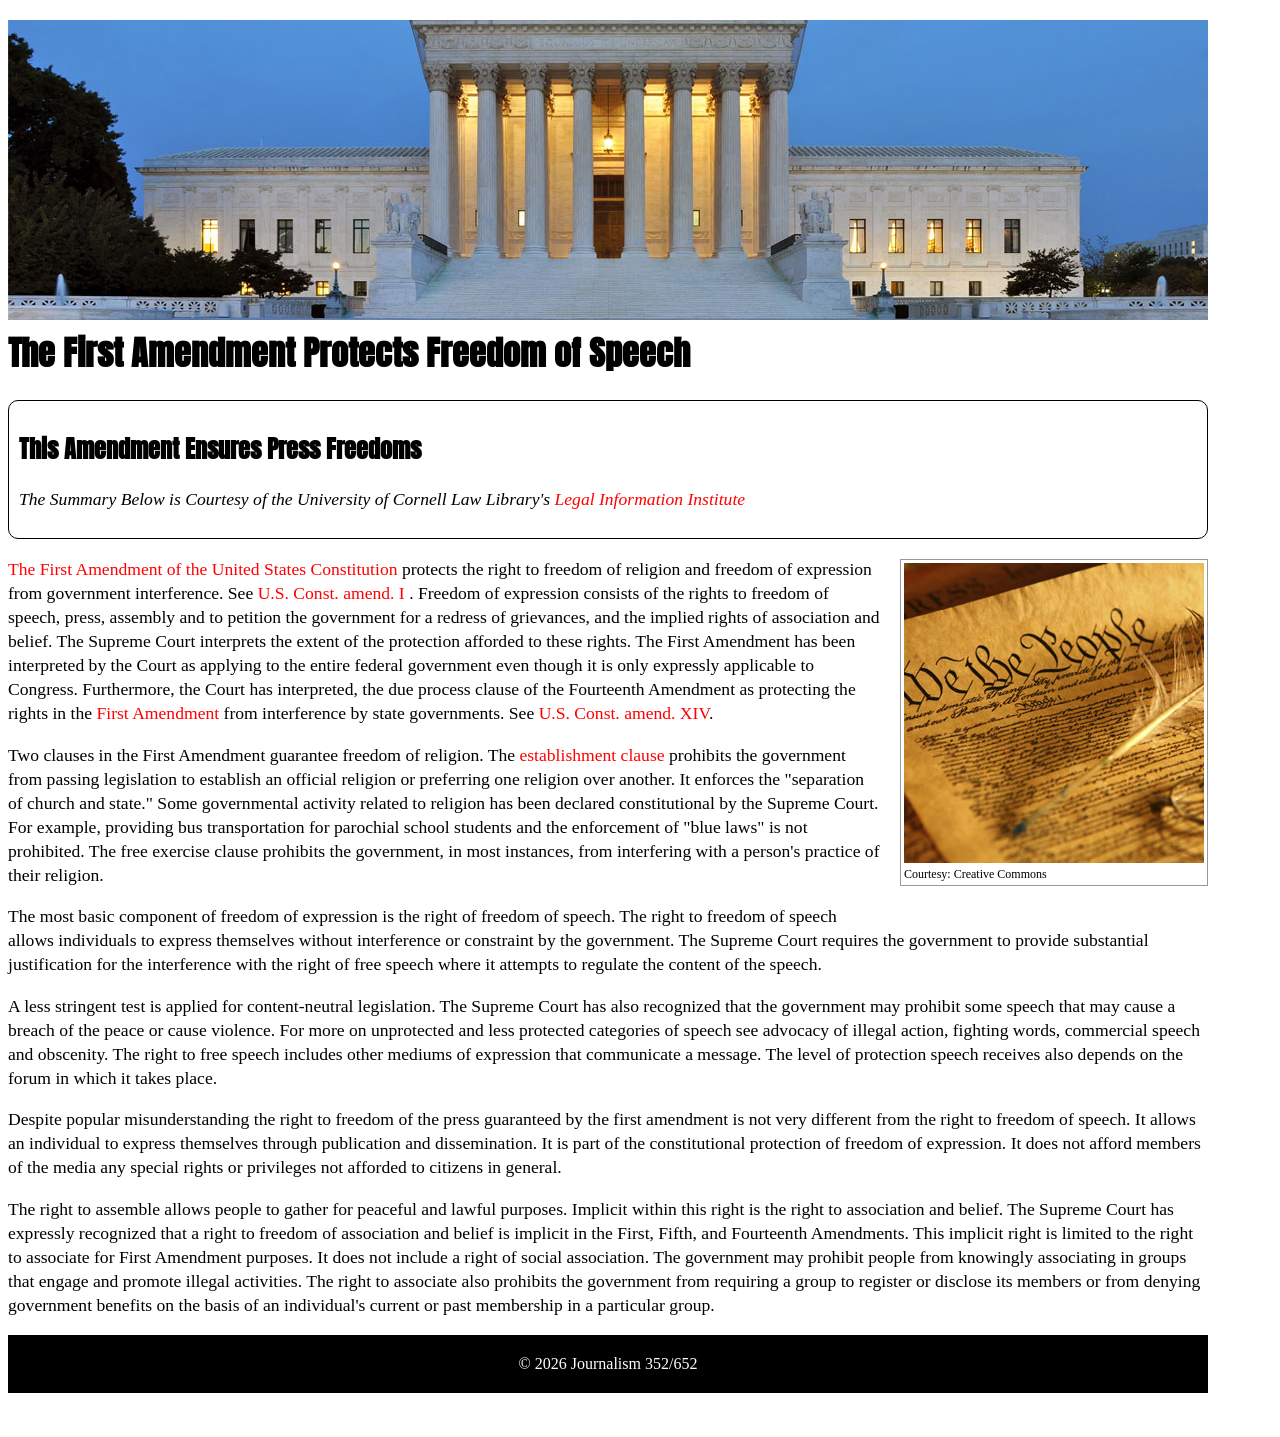
<file: Broken/index.html>
<!doctype html>
<html class="no-js" lang="en" dir="ltr">
<head>
<meta charset="utf-8">
<meta http-equiv="x-ua-compatible" content="ie=edge">
<meta name="viewport" content="width=device-width, initial-scale=1.0">
<title>The First Amendment Protects Freedom of Speech</title>
<link rel="stylesheet" href="css/style.css">
<link href="https://fonts.googleapis.com/css?family=Anton|Bitter" rel="stylesheet"> 


</head>
<body>

<div class="contentContainer">

<img src="images/supremeCourt.jpg" style="wide:100%; border:0; margin:0 0 -20px 0"><br>
<h1>The First Amendment Protects Freedom of Speech</h1>


<div class="citation">
<h2>This Amendment Ensures Press Freedoms</h2>
<p><em>The Summary Below is Courtesy of the University of Cornell Law Library's <a href="www.law.cornell.edu/constitution/first_amendment" target="_blank">Legal Information Institute</a></em> </p>
</div>


<div class=photoRight><img src="images/wethepeople.jpg" alt="U.S. Constitution"><br>
Courtesy: Creative Commons</div>

<p><a href="http://www.law.cornell.edu/constitution/constitution.billofrights.html.amendment" target="blank">The First Amendment of the United States Constitution</a> protects the right to freedom of religion and freedom of expression from government interference. See <a href="http://www.law.cornell.edu/constitution/constitution.billofrights.html#amendmenti"> U.S. Const. amend. I </a>. Freedom of expression consists of the rights to freedom of speech, press, assembly and to petition the government for a redress of grievances, and the implied rights of association and belief. The Supreme Court interprets the extent of the protection afforded to these rights. The First Amendment has been interpreted by the Court as applying to the entire federal government even though it is only expressly applicable to Congress. Furthermore, the Court has interpreted, the due process clause of the Fourteenth Amendment as protecting the rights in the <a href="http://www.law.cornell.edu/constitution/constitution.billofrights.html#amendmenti">First Amendment</a> from interference by state governments. See <a href="http://www.law.cornell.edu/constitution/constitution.billofrights.html#amendmentxiv">U.S. Const. amend. XIV</a>.</p>

<p>
Two clauses in the First Amendment guarantee freedom of religion. The <a href="http://topics.law.cornell.edu/wex/establishment_clause" target="_blank">establishment clause<a> prohibits the government from passing legislation to establish an official religion or preferring one religion over another. It enforces the "separation of church and state." Some governmental activity related to religion has been declared constitutional by the Supreme Court. For example, providing bus transportation for parochial school students and the enforcement of "blue laws" is not prohibited. The free exercise clause prohibits the government, in most instances, from interfering with a person's practice of their religion.
</p>

<p>
The most basic component of freedom of expression is the right of freedom of speech. The right to freedom of speech allows individuals to express themselves without interference or constraint by the government. The Supreme Court requires the government to provide substantial justification for the interference with the right of free speech where it attempts to regulate the content of the speech.</p>



<p>A less stringent test is applied for content-neutral legislation. The Supreme Court has also recognized that the government may prohibit some speech that may cause a breach of the peace or cause violence. For more on unprotected and less protected categories of speech see advocacy of illegal action, fighting words, commercial speech and obscenity. The right to free speech includes other mediums of expression that communicate a message.  The level of protection speech receives also depends on the forum in which it takes place.</p>   


<p>Despite popular misunderstanding the right to freedom of the press guaranteed by the first amendment is not very different from the right to freedom of speech. It allows an individual to express themselves through publication and dissemination. It is part of the constitutional protection of freedom of expression. It does not afford members of the media any special rights or privileges not afforded to citizens in general.</p>

<p>The right to assemble allows people to gather for peaceful and lawful purposes. Implicit within this right is the right to association and belief. The Supreme Court has expressly recognized that a right to freedom of association and belief is implicit in the <a hre"http://www.law.cornell.edu/constitution/constitution.table.html#amendments" target="_blank">First, Fifth, and Fourteenth Amendments</a>. This implicit right is limited to the right to associate for First Amendment purposes. It does not include a right of social association. The government may prohibit people from knowingly associating in groups that engage and promote illegal activities. The right to associate also prohibits the government from requiring a group to register or disclose its members or from denying government benefits on the basis of an individual's current or past membership in a particular group.</p>



<div class="footerStyle">&copy; 2026 Journalism 352/652<div>
</div>
</div>
<br><br>


</body>
</html>
</file>
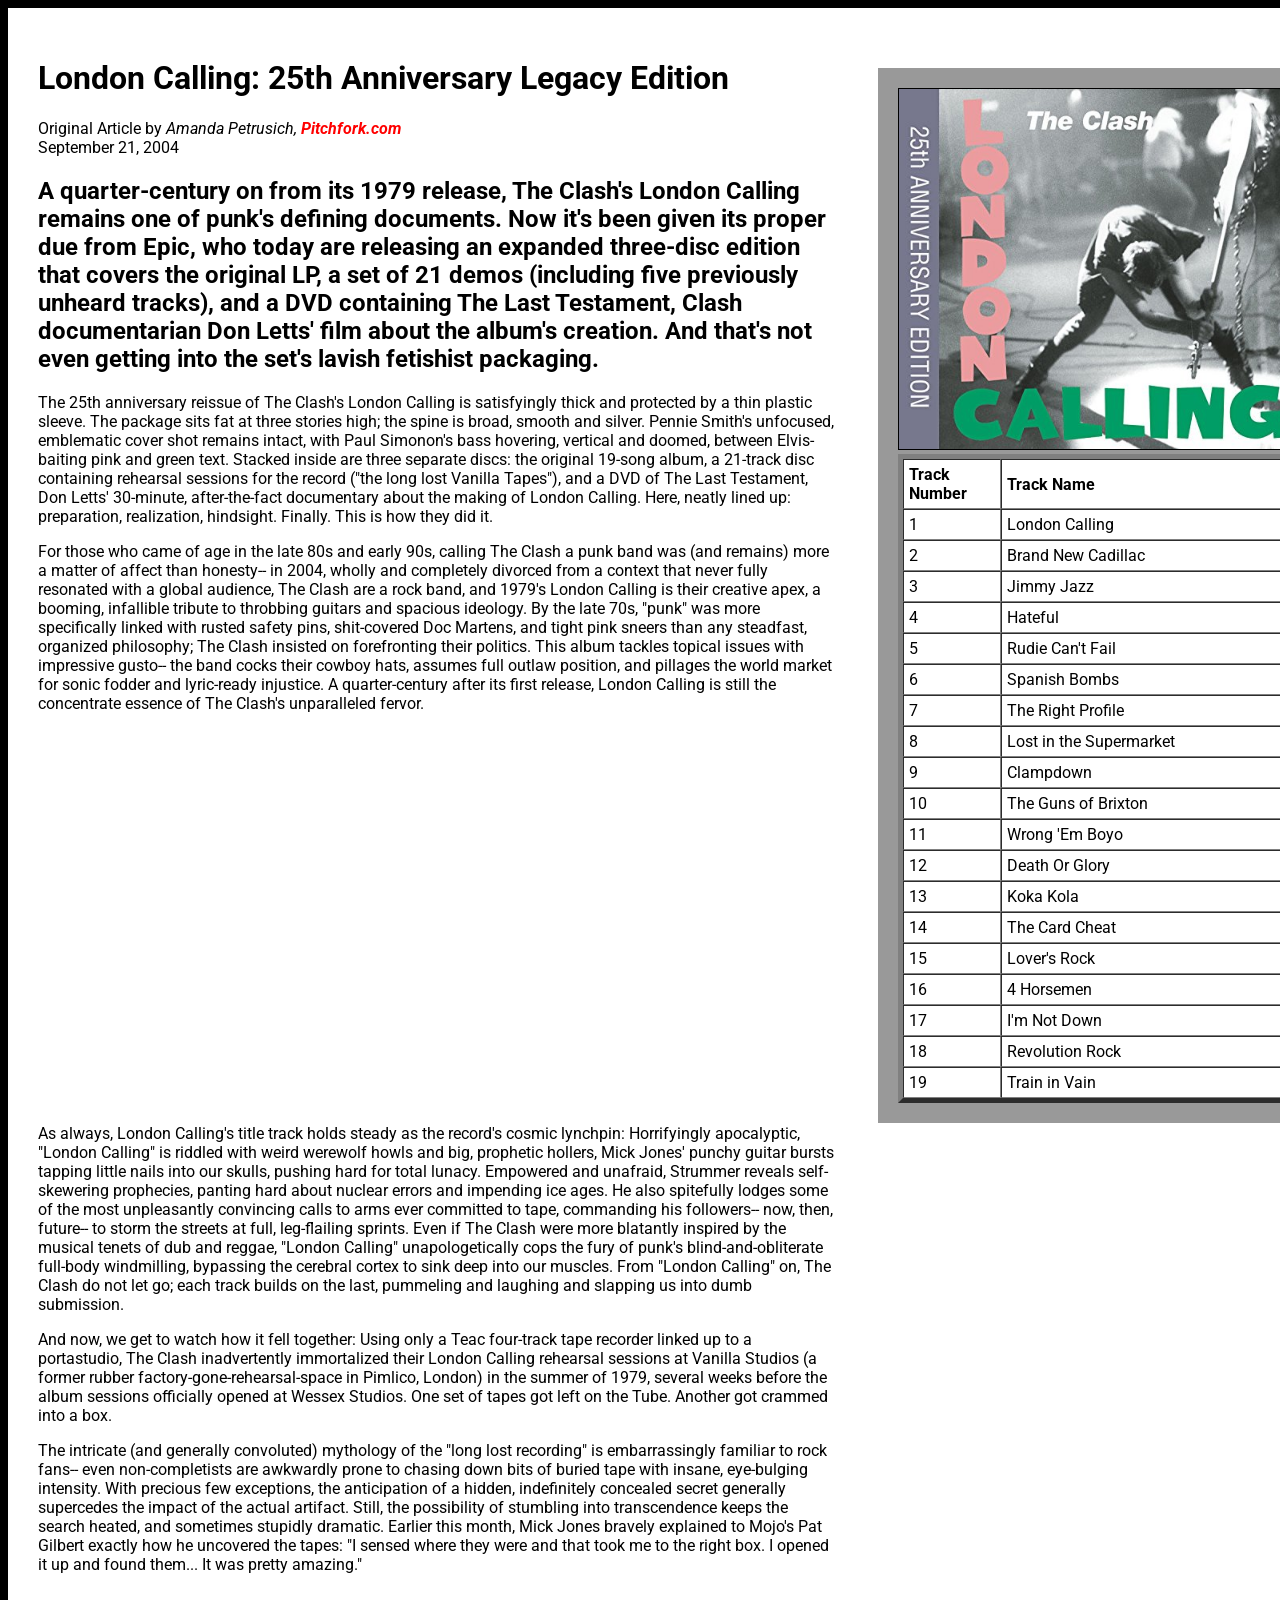
<file: Clash_REAL/index.html>
<!doctype html>
<html lang="en">

<head>
<meta charset="utf-8">
<title>London Calling: 25th Anniversary Legacy Edition</title>

<link rel="preconnect" href="https://fonts.googleapis.com"> 
<link rel="preconnect" href="https://fonts.gstatic.com" crossorigin> 
<link href="https://fonts.googleapis.com/css2?family=Roboto:wght@300;700&display=swap" rel="stylesheet">

<style type="text/css">

body {
  font-family: 'Roboto', sans-serif;
  background-color: #000000;
}
a {color: #ff0000;
text-decoration: none;
font-weight: bold;}
a:hover {color: 0071ce;}

</style>

</head>

<body>

<div style="width:1300px; padding: 10px; float:left; background-color:#ffffff;">
<div style="width:800px; padding:20px; float:left;">
<h1>London Calling: 25th Anniversary Legacy Edition</h1>
<p>Original Article by <em>Amanda Petrusich, <a href="http://www.pitchfork.com" target="_blank">Pitchfork.com</a></em><br>
September 21, 2004


<h2>A quarter-century on from its 1979 release, The Clash's London Calling remains one of punk's defining documents. Now it's been given its proper due from Epic, who today are releasing an expanded three-disc edition that covers the original LP, a set of 21 demos (including five previously unheard tracks), and a DVD containing The Last Testament, Clash documentarian Don Letts' film about the album's creation. And that's not even getting into the set's lavish fetishist packaging.</h2>


<p>The 25th anniversary reissue of The Clash's London Calling is satisfyingly thick and protected by a thin plastic sleeve. The package sits fat at three stories high; the spine is broad, smooth and silver. Pennie Smith's unfocused, emblematic cover shot remains intact, with Paul Simonon's bass hovering, vertical and doomed, between Elvis-baiting pink and green text. Stacked inside are three separate discs: the original 19-song album, a 21-track disc containing rehearsal sessions for the record ("the long lost Vanilla Tapes"), and a DVD of The Last Testament, Don Letts' 30-minute, after-the-fact documentary about the making of London Calling. Here, neatly lined up: preparation, realization, hindsight. Finally. This is how they did it.</p>




<p>For those who came of age in the late 80s and early 90s, calling The Clash a punk band was (and remains) more a matter of affect than honesty-- in 2004, wholly and completely divorced from a context that never fully resonated with a global audience, The Clash are a rock band, and 1979's London Calling is their creative apex, a booming, infallible tribute to throbbing guitars and spacious ideology. By the late 70s, "punk" was more specifically linked with rusted safety pins, shit-covered Doc Martens, and tight pink sneers than any steadfast, organized philosophy; The Clash insisted on forefronting their politics. This album tackles topical issues with impressive gusto-- the band cocks their cowboy hats, assumes full outlaw position, and pillages the world market for sonic fodder and lyric-ready injustice. A quarter-century after its first release, London Calling is still the concentrate essence of The Clash's unparalleled fervor.</p>

<br><br><br><br>

<div align="center" style="margin:-50px 0 50px 50px"><iframe width="560" height="315" src="https://www.youtube.com/embed/EfK-WX2pa8c" frameborder="0" allow="accelerometer; autoplay; encrypted-media; gyroscope; picture-in-picture" allowfullscreen></iframe></div>

<p>As always, London Calling's title track holds steady as the record's cosmic lynchpin: Horrifyingly apocalyptic, "London Calling" is riddled with weird werewolf howls and big, prophetic hollers, Mick Jones' punchy guitar bursts tapping little nails into our skulls, pushing hard for total lunacy. Empowered and unafraid, Strummer reveals self-skewering prophecies, panting hard about nuclear errors and impending ice ages. He also spitefully lodges some of the most unpleasantly convincing calls to arms ever committed to tape, commanding his followers-- now, then, future-- to storm the streets at full, leg-flailing sprints. Even if The Clash were more blatantly inspired by the musical tenets of dub and reggae, "London Calling" unapologetically cops the fury of punk's blind-and-obliterate full-body windmilling, bypassing the cerebral cortex to sink deep into our muscles. From "London Calling" on, The Clash do not let go; each track builds on the last, pummeling and laughing and slapping us into dumb submission.</p>



<p>And now, we get to watch how it fell together: Using only a Teac four-track tape recorder linked up to a portastudio, The Clash inadvertently immortalized their London Calling rehearsal sessions at Vanilla Studios (a former rubber factory-gone-rehearsal-space in Pimlico, London) in the summer of 1979, several weeks before the album sessions officially opened at Wessex Studios. One set of tapes got left on the Tube. Another got crammed into a box.</p>



<p>The intricate (and generally convoluted) mythology of the "long lost recording" is embarrassingly familiar to rock fans-- even non-completists are awkwardly prone to chasing down bits of buried tape with insane, eye-bulging intensity. With precious few exceptions, the anticipation of a hidden, indefinitely concealed secret generally supercedes the impact of the actual artifact. Still, the possibility of stumbling into transcendence keeps the search heated, and sometimes stupidly dramatic. Earlier this month, Mick Jones bravely explained to Mojo's Pat Gilbert exactly how he uncovered the tapes: "I sensed where they were and that took me to the right box. I opened it up and found them... It was pretty amazing."</p>

</div>

<div style="width:400px; padding:20px; float:right; background-color:#999; margin-top:50px;">

<img src="images/theClash.jpg" alt="The Clash: London Calling" title="The Clash: London Calling" style="border:solid 1px black; width:100%;">

<table width="100%" border="5" cellspacing="0" cellpadding="5" style="background-color:#ffffff;">
<tr>
<td width="25%">
<strong>Track Number</strong>
</td>
<td width="75%">
<strong>Track Name</strong>
</td>
</tr>
<tr>
<td>1</td>
<td>London Calling</td>
</tr>
<tr>
<td>2</td>
<td>Brand New Cadillac</td>
</tr>
<tr>
<td>3</td>
<td>Jimmy Jazz</td>
</tr>
<tr>
<td>4</td>
<td>Hateful</td>
</tr>
<tr>
<td>5</td>
<td>Rudie Can't Fail</td>
</tr>
<tr>
<td>6</td>
<td>Spanish Bombs</td>
</tr>
<tr>
<td>7</td>
<td>The Right Profile</td>
</tr>
<tr>
<td>8</td>
<td>Lost in the Supermarket</td>
</tr>
<tr>
<td>9</td>
<td>Clampdown</td>
</tr>
<tr>
<td>10</td>
<td>The Guns of Brixton</td>
</tr>
<tr>
<td>11</td>
<td>Wrong 'Em Boyo</td>
</tr>
<tr>
<td>12</td>
<td>Death Or Glory</td>
</tr>
<tr>
<td>13</td>
<td>Koka Kola</td>
</tr>
<tr>
<td>14</td>
<td>The Card Cheat</td>
</tr>
<tr>
<td>15</td>
<td>Lover's Rock</td>
</tr>
<tr>
<td>16</td>
<td>4 Horsemen</td>
</tr>
<tr>
<td>17</td>
<td>I'm Not Down</td>
</tr>
<tr>
<td>18</td>
<td>Revolution Rock</td>
</tr>
<tr>
<td>19</td>
<td>Train in Vain</td>
</tr>
</table>

</div>




</body>
</html>
</file>
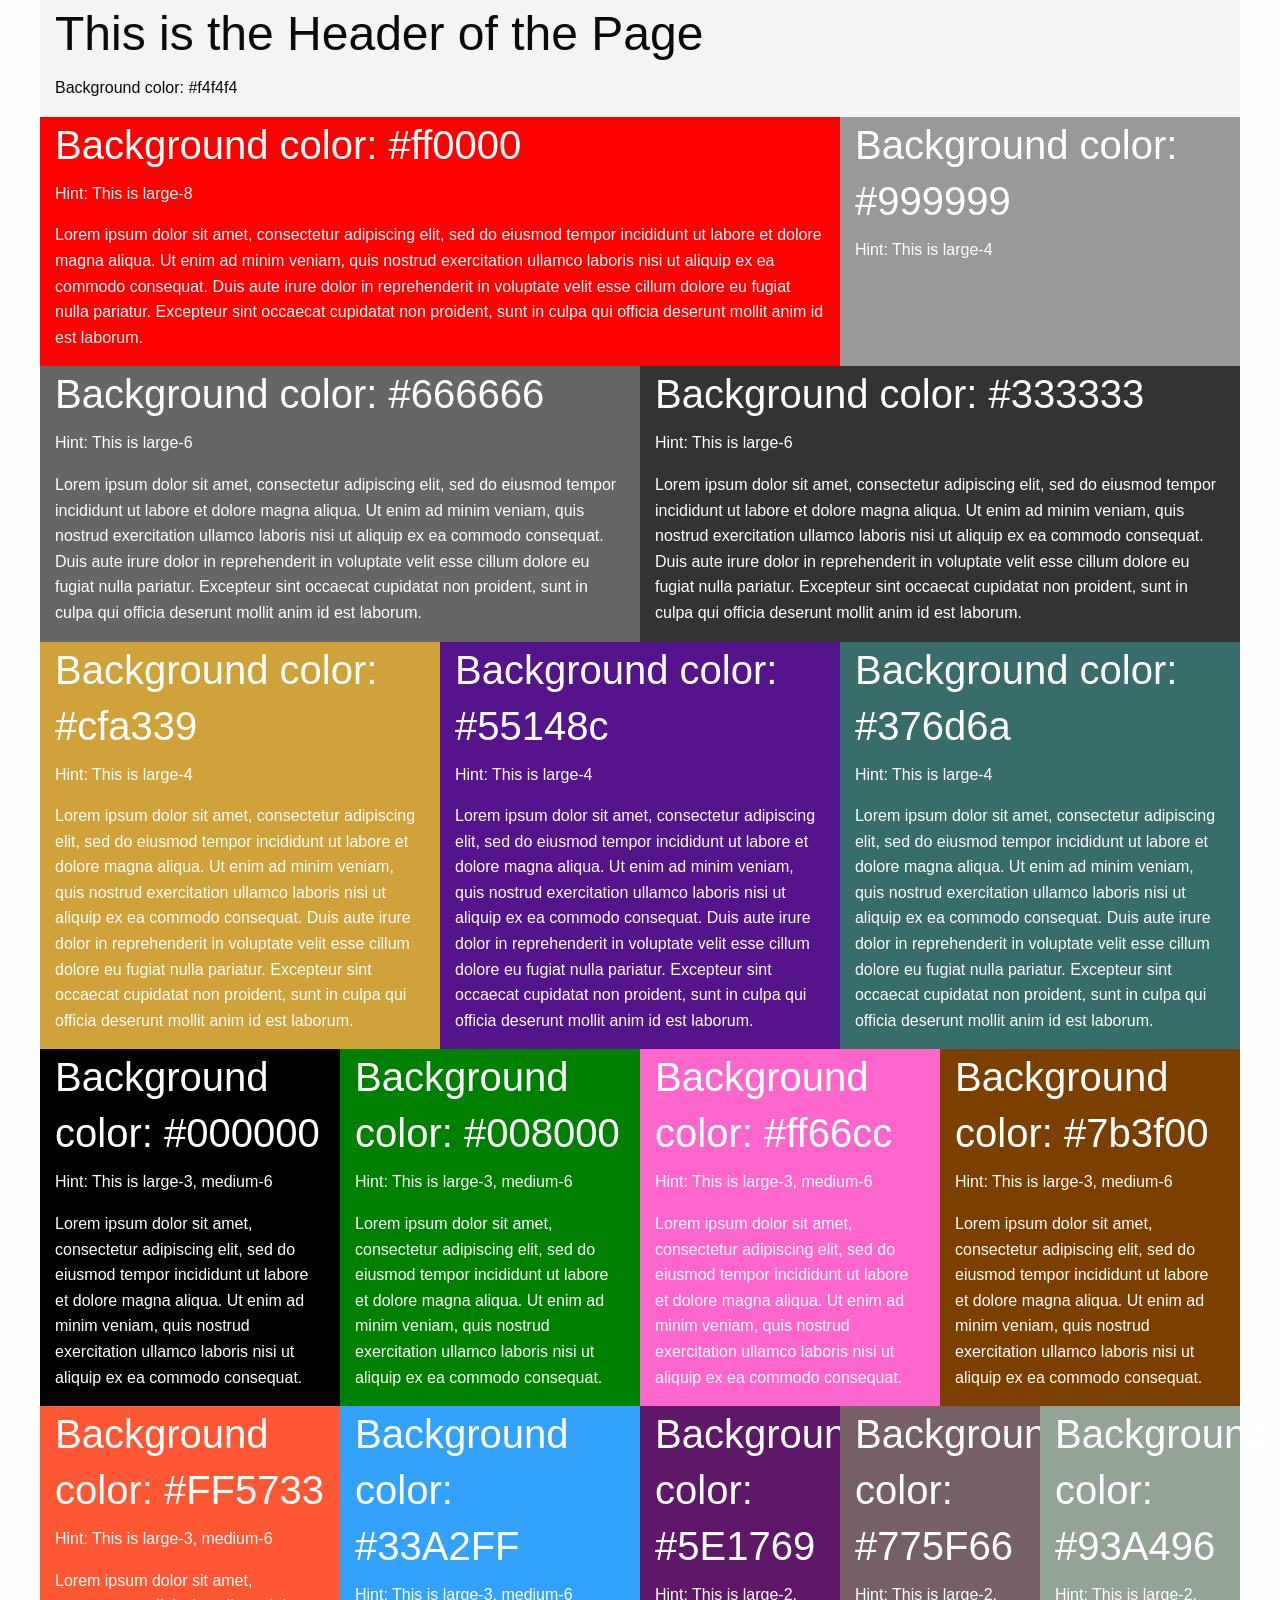
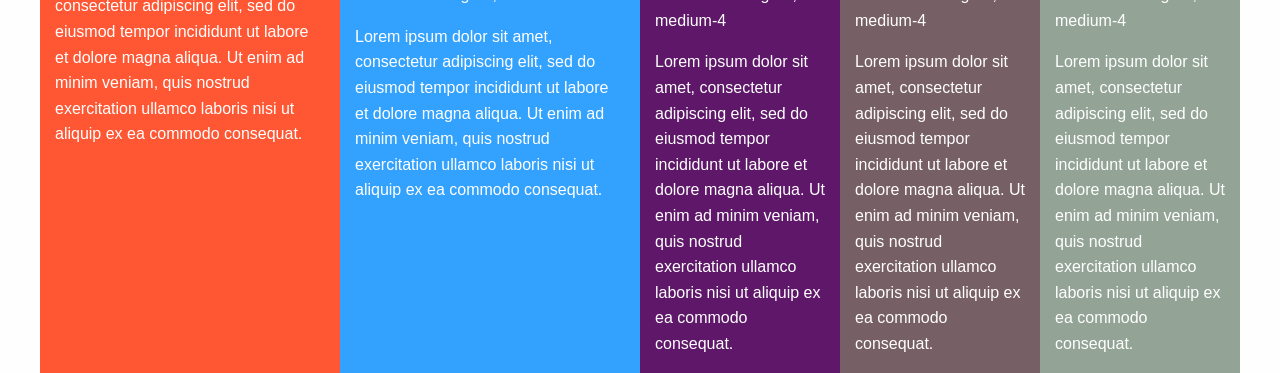
<file: Colorboxes/index.html>
<!doctype html>
<html class="no-js" lang="en" dir="ltr">
<head>
<meta charset="utf-8">
<meta http-equiv="x-ua-compatible" content="ie=edge">
<meta name="viewport" content="width=device-width, initial-scale=1.0">
<title>Foundation for Sites</title>
<link rel="stylesheet" href="css/foundation.css">
<link rel="stylesheet" href="css/app.css">
</head>
<body>




<div class="grid-container">
<div class="grid-x grid-padding-x">
<div class="large-12 medium-12 small-12 cell header">
<h1>This is the Header of the Page</h1>
<b></b>
	<p>Background color: #f4f4f4</p>
</div>

<div class="large-8 cell redbox">
<h2>Background color: #ff0000</h2>
<b></b>
<p> Hint: This is large-8</p>
<b></b>
<p>Lorem ipsum dolor sit amet, consectetur adipiscing elit, sed do eiusmod tempor incididunt ut labore et dolore magna aliqua. Ut enim ad minim veniam, quis nostrud exercitation ullamco laboris nisi ut aliquip ex ea commodo consequat. Duis aute irure dolor in reprehenderit in voluptate velit esse cillum dolore eu fugiat nulla pariatur. Excepteur sint occaecat cupidatat non proident, sunt in culpa qui officia deserunt mollit anim id est laborum.</p>
</div>

<div class="large-4 cell lightgrey">
	<h2>Background color: #999999</h2>
	<b></b>
	<p>Hint: This is large-4</p>
</div>

<div class="large-6 cell darkergrey">
	<h2>Background color: #666666</h2>
	<b></b>
	<p>Hint: This is large-6</p>
	<b></b>
	<p>Lorem ipsum dolor sit amet, consectetur adipiscing elit, sed do eiusmod tempor incididunt ut labore et dolore magna aliqua. Ut enim ad minim veniam, quis nostrud exercitation ullamco laboris nisi ut aliquip ex ea commodo consequat. Duis aute irure dolor in reprehenderit in voluptate velit esse cillum dolore eu fugiat nulla pariatur. Excepteur sint occaecat cupidatat non proident, sunt in culpa qui officia deserunt mollit anim id est laborum.</p>
</div>

<div class="large-6 cell darkestgrey">
	<h2>Background color: #333333</h2>
	<b></b>
	<p>Hint: This is large-6</p>
	<b></b>
	<p>Lorem ipsum dolor sit amet, consectetur adipiscing elit, sed do eiusmod tempor incididunt ut labore et dolore magna aliqua. Ut enim ad minim veniam, quis nostrud exercitation ullamco laboris nisi ut aliquip ex ea commodo consequat. Duis aute irure dolor in reprehenderit in voluptate velit esse cillum dolore eu fugiat nulla pariatur. Excepteur sint occaecat cupidatat non proident, sunt in culpa qui officia deserunt mollit anim id est laborum.</p>
</div>

<div class="large-4 cell yellow">
	<h2>Background color: #cfa339</h2>
	<b></b>
	<p>Hint: This is large-4</p>
	<b></b>
	<p>Lorem ipsum dolor sit amet, consectetur adipiscing elit, sed do eiusmod tempor incididunt ut labore et dolore magna aliqua. Ut enim ad minim veniam, quis nostrud exercitation ullamco laboris nisi ut aliquip ex ea commodo consequat. Duis aute irure dolor in reprehenderit in voluptate velit esse cillum dolore eu fugiat nulla pariatur. Excepteur sint occaecat cupidatat non proident, sunt in culpa qui officia deserunt mollit anim id est laborum.</p>
</div>

<div class="large-4 cell purple">
	<h2>Background color: #55148c</h2>
	<b></b>
	<p>Hint: This is large-4</p>
	<b></b>
	<p>Lorem ipsum dolor sit amet, consectetur adipiscing elit, sed do eiusmod tempor incididunt ut labore et dolore magna aliqua. Ut enim ad minim veniam, quis nostrud exercitation ullamco laboris nisi ut aliquip ex ea commodo consequat. Duis aute irure dolor in reprehenderit in voluptate velit esse cillum dolore eu fugiat nulla pariatur. Excepteur sint occaecat cupidatat non proident, sunt in culpa qui officia deserunt mollit anim id est laborum.</p>
</div>

<div class="large-4 cell teal">
	<h2>Background color: #376d6a</h2>
	<b></b>
	<p>Hint: This is large-4</p>
	<b></b>
	<p>Lorem ipsum dolor sit amet, consectetur adipiscing elit, sed do eiusmod tempor incididunt ut labore et dolore magna aliqua. Ut enim ad minim veniam, quis nostrud exercitation ullamco laboris nisi ut aliquip ex ea commodo consequat. Duis aute irure dolor in reprehenderit in voluptate velit esse cillum dolore eu fugiat nulla pariatur. Excepteur sint occaecat cupidatat non proident, sunt in culpa qui officia deserunt mollit anim id est laborum.</p>
</div>

<div class="large-3 medium-6 cell black">
	<h2>Background color: #000000</h2>
	<b></b>
	<p>Hint: This is large-3, medium-6</p>
	<b></b>
	<p>Lorem ipsum dolor sit amet, consectetur adipiscing elit, sed do eiusmod tempor incididunt ut labore et dolore magna aliqua. Ut enim ad minim veniam, quis nostrud exercitation ullamco laboris nisi ut aliquip ex ea commodo consequat. </p>
</div>

<div class="large-3 medium-6 cell green">
	<h2>Background color: #008000</h2>
	<b></b>
	<p>Hint: This is large-3, medium-6</p>
	<b></b>
	<p>Lorem ipsum dolor sit amet, consectetur adipiscing elit, sed do eiusmod tempor incididunt ut labore et dolore magna aliqua. Ut enim ad minim veniam, quis nostrud exercitation ullamco laboris nisi ut aliquip ex ea commodo consequat. </p>
</div>

<div class="large-3 medium-6 cell pink">
	<h2>Background color: #ff66cc</h2>
	<b></b>
	<p>Hint: This is large-3, medium-6</p>
	<b></b>
	<p>Lorem ipsum dolor sit amet, consectetur adipiscing elit, sed do eiusmod tempor incididunt ut labore et dolore magna aliqua. Ut enim ad minim veniam, quis nostrud exercitation ullamco laboris nisi ut aliquip ex ea commodo consequat. </p>
</div>

<div class="large-3 medium-6 cell brown">
	<h2>Background color: #7b3f00</h2>
	<b></b>
	<p>Hint: This is large-3, medium-6</p>
	<b></b>
	<p>Lorem ipsum dolor sit amet, consectetur adipiscing elit, sed do eiusmod tempor incididunt ut labore et dolore magna aliqua. Ut enim ad minim veniam, quis nostrud exercitation ullamco laboris nisi ut aliquip ex ea commodo consequat. </p>
</div>

<div class="large-3 medium-4 cell orange">
	<h2>Background color: #FF5733</h2>
	<b></b>
	<p>Hint: This is large-3, medium-6</p>
	<b></b>
	<p>Lorem ipsum dolor sit amet, consectetur adipiscing elit, sed do eiusmod tempor incididunt ut labore et dolore magna aliqua. Ut enim ad minim veniam, quis nostrud exercitation ullamco laboris nisi ut aliquip ex ea commodo consequat. </p>
</div>

<div class="large-3 medium-4 cell blue">
	<h2>Background color: #33A2FF</h2>
	<b></b>
	<p>Hint: This is large-3, medium-6</p>
	<b></b>
	<p>Lorem ipsum dolor sit amet, consectetur adipiscing elit, sed do eiusmod tempor incididunt ut labore et dolore magna aliqua. Ut enim ad minim veniam, quis nostrud exercitation ullamco laboris nisi ut aliquip ex ea commodo consequat. </p>
</div>

<div class="large-2 medium-4 cell magenta">
	<h2>Background color: #5E1769</h2>
	<b></b>
	<p>Hint: This is large-2, medium-4</p>
	<b></b>
	<p>Lorem ipsum dolor sit amet, consectetur adipiscing elit, sed do eiusmod tempor incididunt ut labore et dolore magna aliqua. Ut enim ad minim veniam, quis nostrud exercitation ullamco laboris nisi ut aliquip ex ea commodo consequat. </p>
</div>

<div class="large-2 medium-4 cell durple">
	<h2>Background color: #775F66</h2>
	<b></b>
	<p>Hint: This is large-2, medium-4</p>
	<b></b>
	<p>Lorem ipsum dolor sit amet, consectetur adipiscing elit, sed do eiusmod tempor incididunt ut labore et dolore magna aliqua. Ut enim ad minim veniam, quis nostrud exercitation ullamco laboris nisi ut aliquip ex ea commodo consequat. </p>
</div>

<div class="large-2 medium-4 cell lightgreen">
	<h2>Background color: #93A496</h2>
	<b></b>
	<p>Hint: This is large-2, medium-4</p>
	<b></b>
	<p>Lorem ipsum dolor sit amet, consectetur adipiscing elit, sed do eiusmod tempor incididunt ut labore et dolore magna aliqua. Ut enim ad minim veniam, quis nostrud exercitation ullamco laboris nisi ut aliquip ex ea commodo consequat. </p>
</div>




</div>
</div>




</div>





<script src="js/vendor/jquery.js"></script>
<script src="js/vendor/what-input.js"></script>
<script src="js/vendor/foundation.js"></script>
<script src="js/app.js"></script>
</body>
</html>
</file>
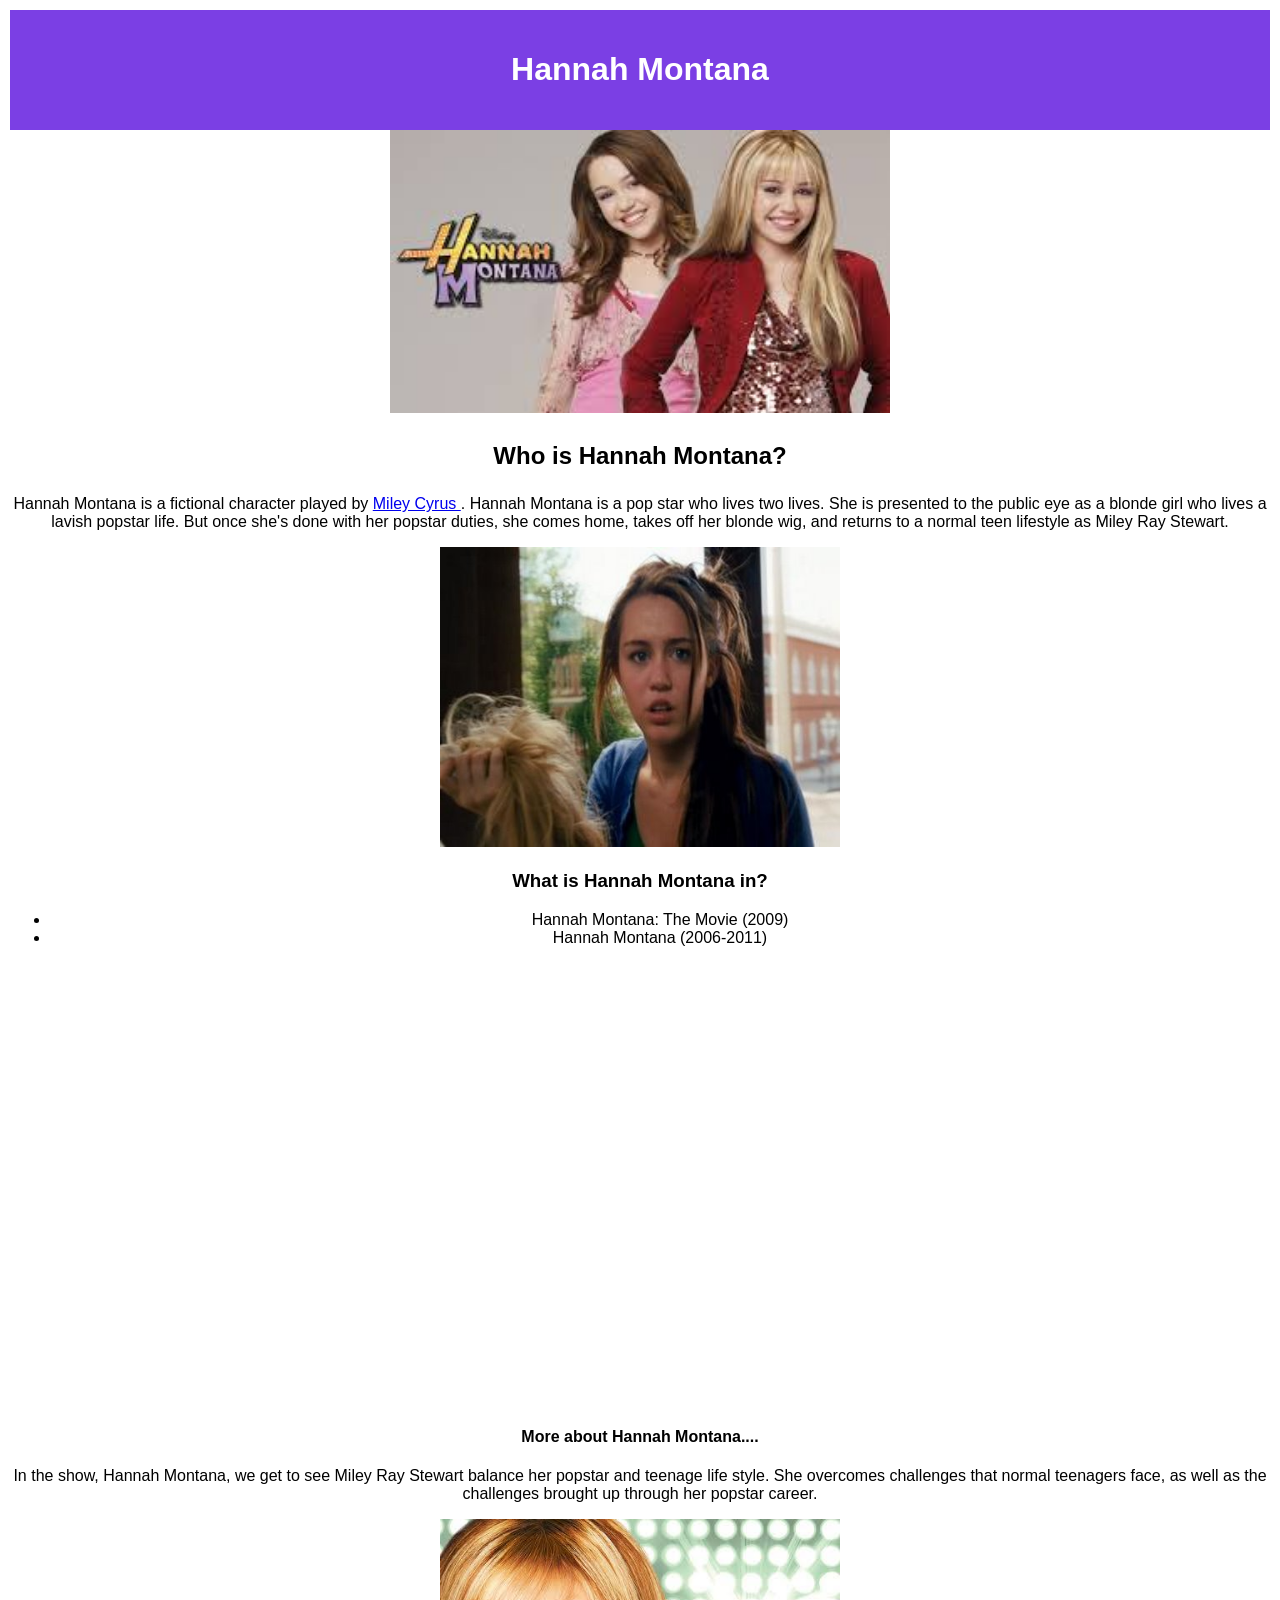
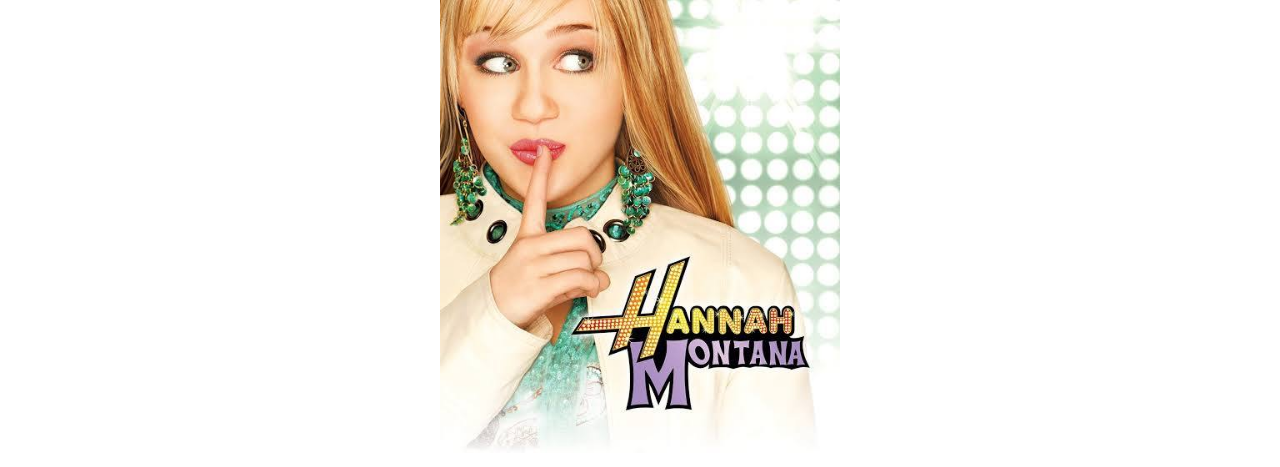
<file: FanSite Link/index.html>
<!doctype html>

<html lang="en">

<head>
  <meta charset="utf-8">
  <title>Hannah Montana</title>
  <meta name="description" content="A fan page for Hannah Montana.">
  <meta name="author" content="Insert the content author or owner name here">


  <!-- Link to your CSS file -->
  <link rel="stylesheet" href="css/style.css">

</head>

<header>
<h1>Hannah Montana</h1>


</header>

<div style="text-align:center;">
  <img src="images/hannah.jpg" alt="Hannah Montana" width="500" >

</div>
<body>

  <section>
    <h2>Who is Hannah Montana?</h2>
    <p>
      Hannah Montana is a fictional character played by <a href="https://www.google.com/search?q=miley+cyrus&rlz=1C5MACD_enUS1117US1117&oq=miley+cyrus&gs_lcrp=[base64]&sourceid=chrome&ie=UTF-8" target="_blank">Miley Cyrus </a>. Hannah Montana is a pop star who lives two lives. She is presented to the public eye as a blonde girl who lives a lavish popstar life. But once she's done with her popstar duties, she comes home, takes off her blonde wig, and returns to a normal teen lifestyle as Miley Ray Stewart.
    </p>

<div style="text-align:center;">
  <img src="images/mileywig.jpg" alt="Hannah Montana takes off her wig" width="400">

 </div> 

<h3>What is Hannah Montana in?</h3>
<p>    
<ul> 
      <li>Hannah Montana: The Movie (2009)</li>
      <li>Hannah Montana (2006-2011)</li>
    </ul>
</p>
    <iframe width="500" height="400" src="https://youtu.be/uIYluH80idw?si=RulNdanl1JBLlQyH" frameborder="o" autoplay>
   </iframe>
<h4>More about Hannah Montana....</h4>
<p>
  In the show, Hannah Montana, we get to see Miley Ray Stewart balance her popstar and teenage life style. She overcomes challenges that normal teenagers face, as well as the challenges brought up through her popstar career.
</p>

<div style="text-align:center;">
  <img src="images/miley.jpeg" alt="Hannah Montana" width="400">
</div>

</section>
</body>
</html>
</file>
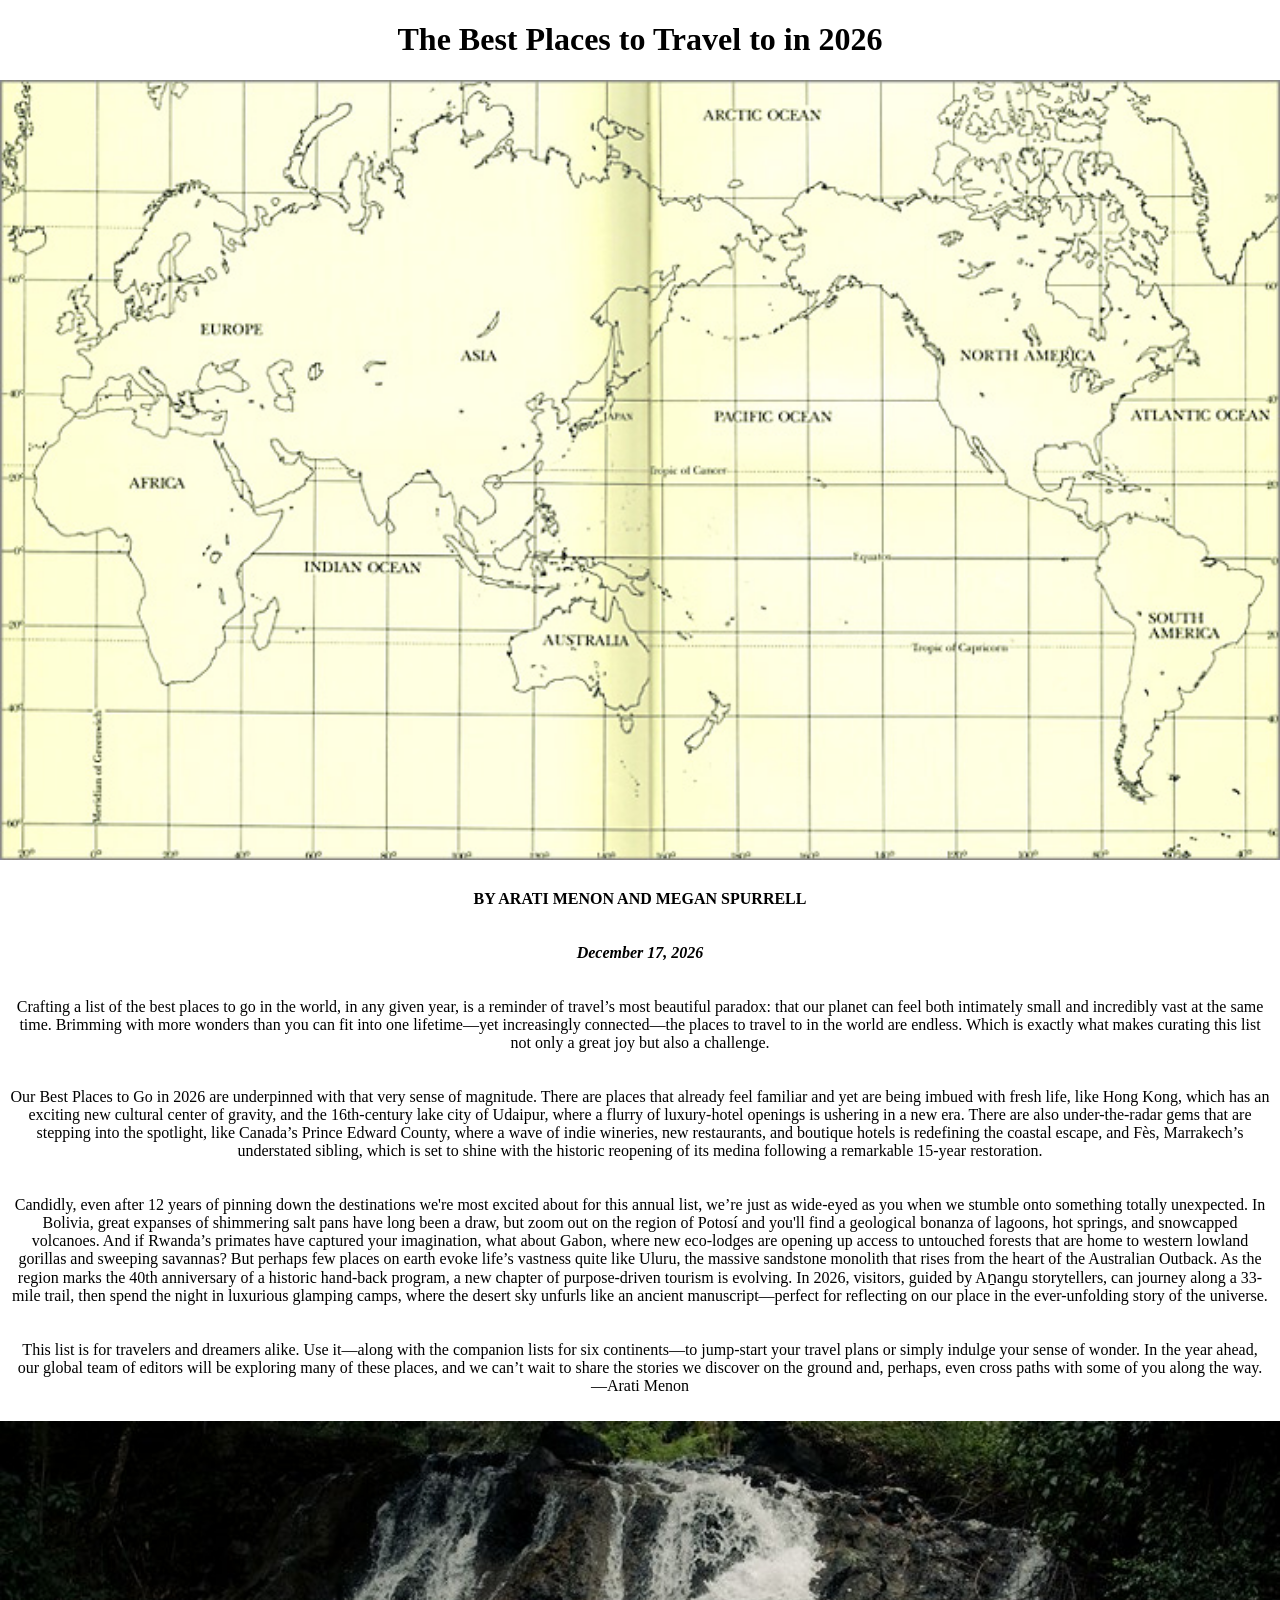
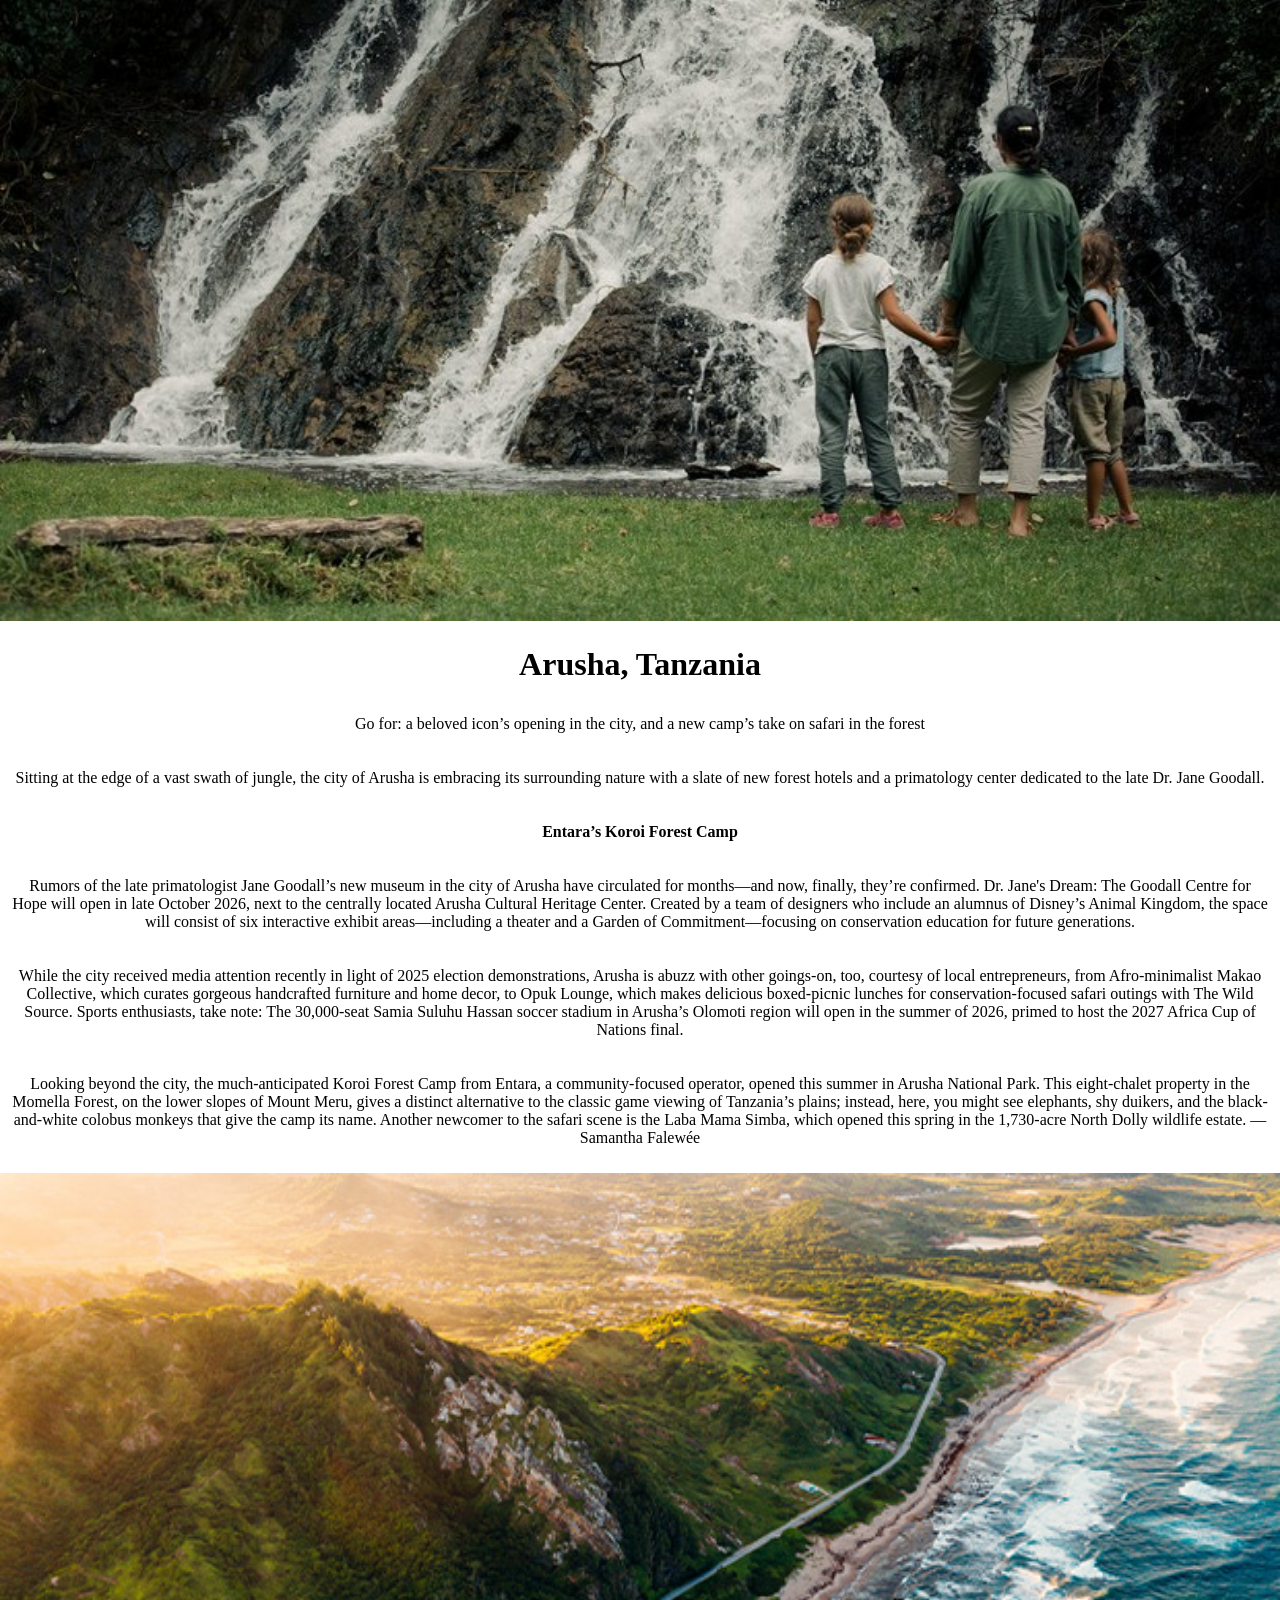
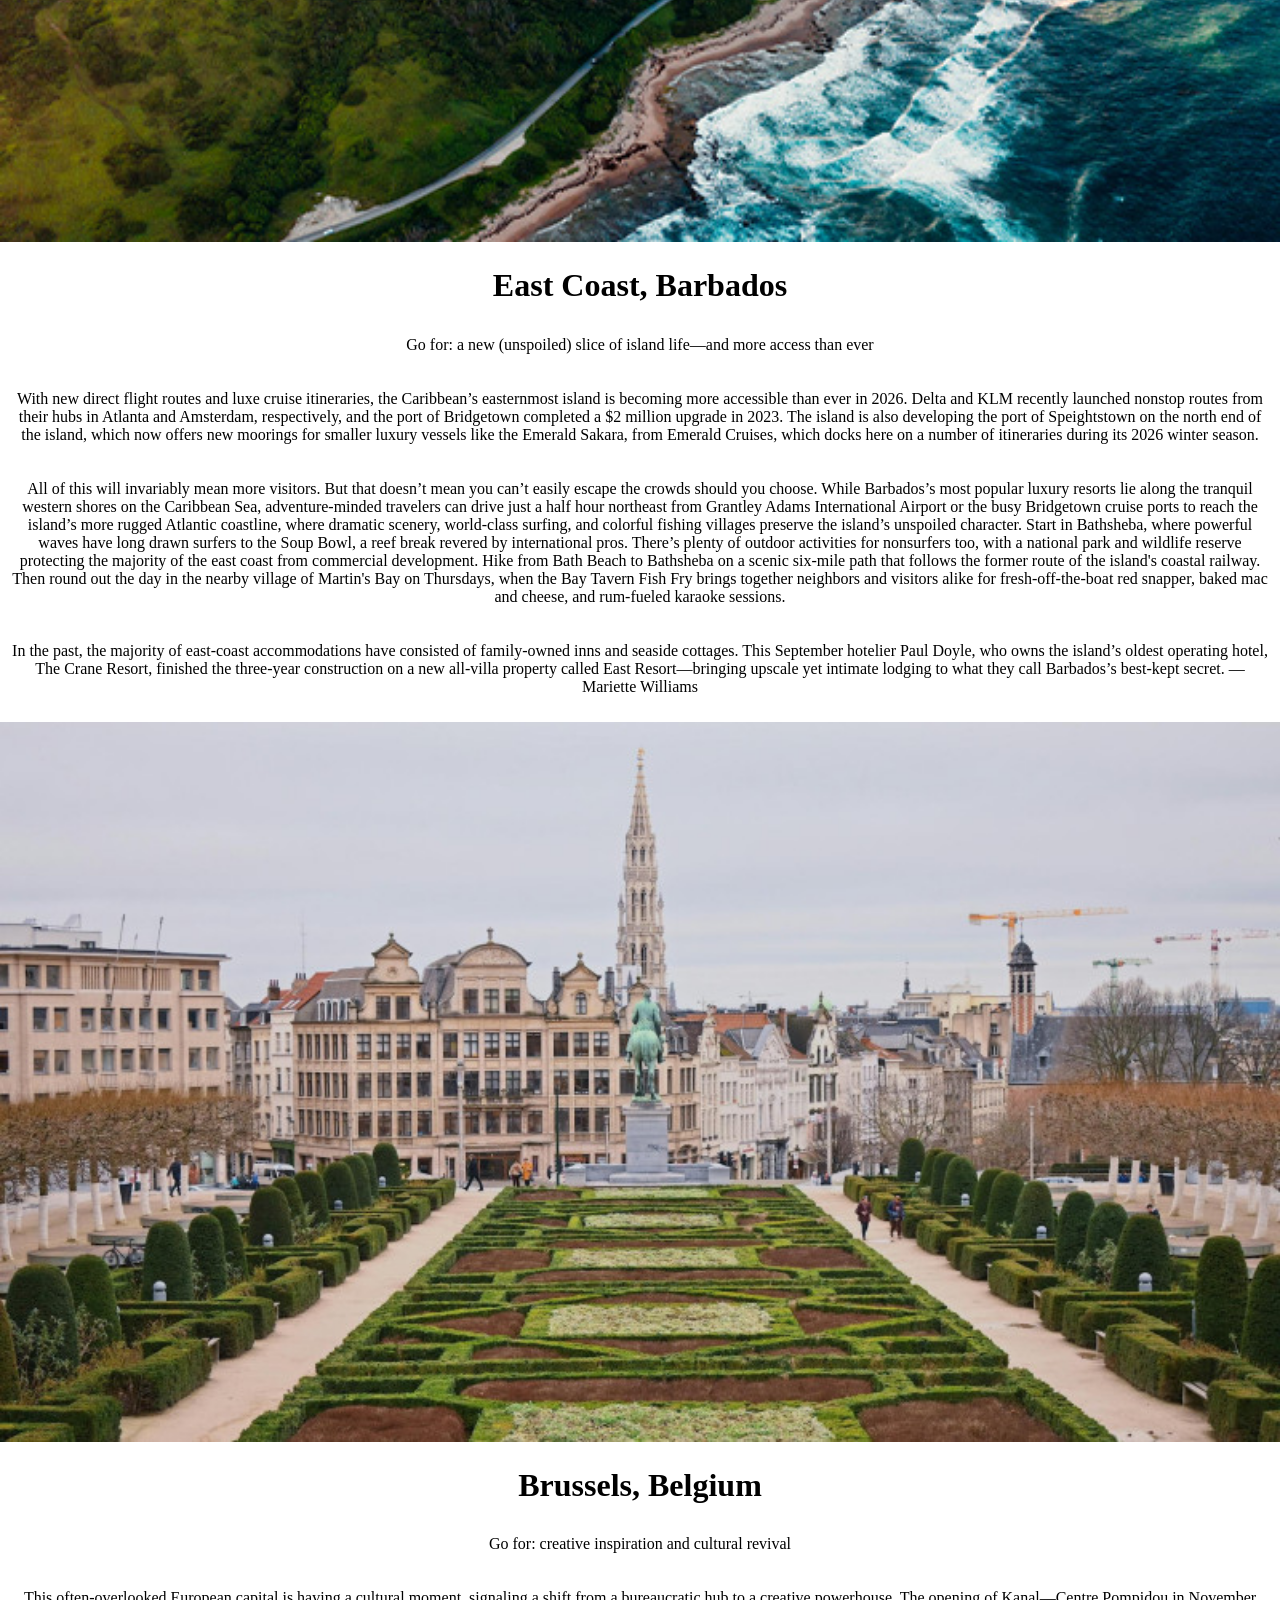
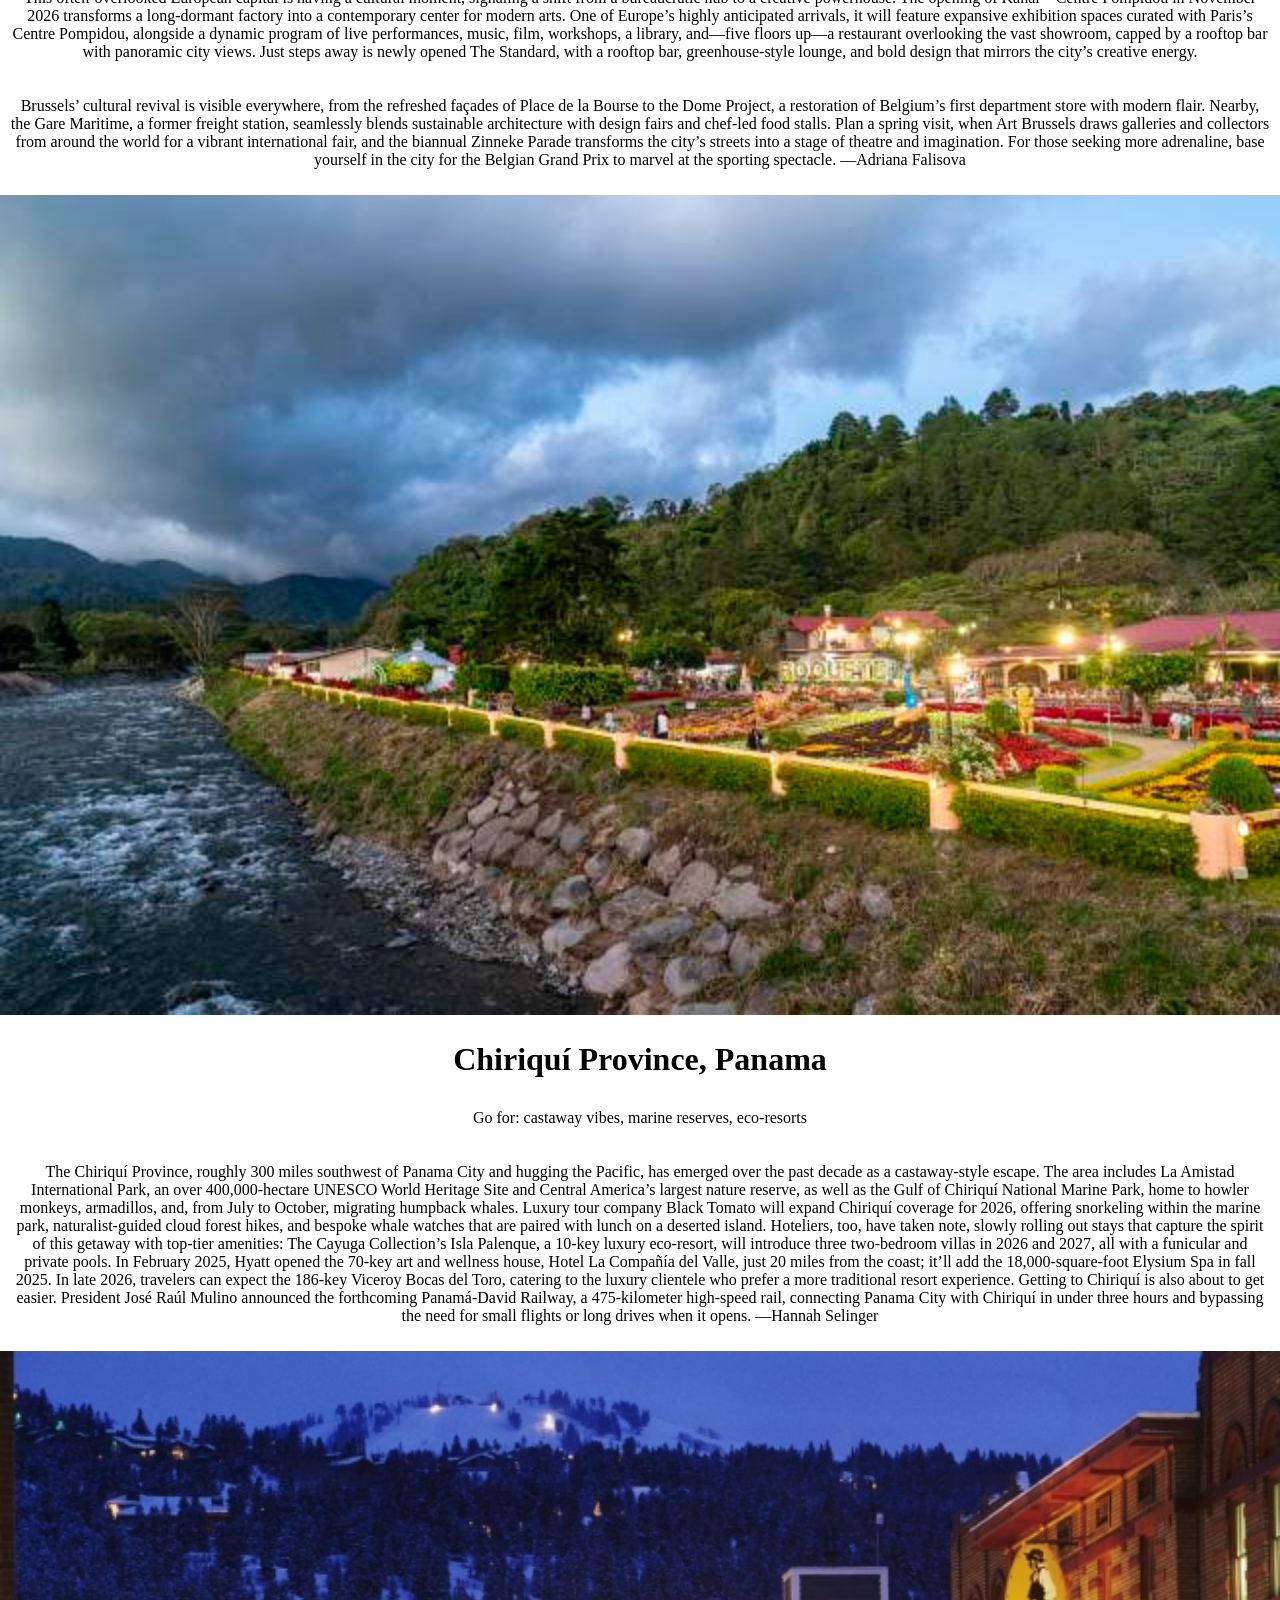
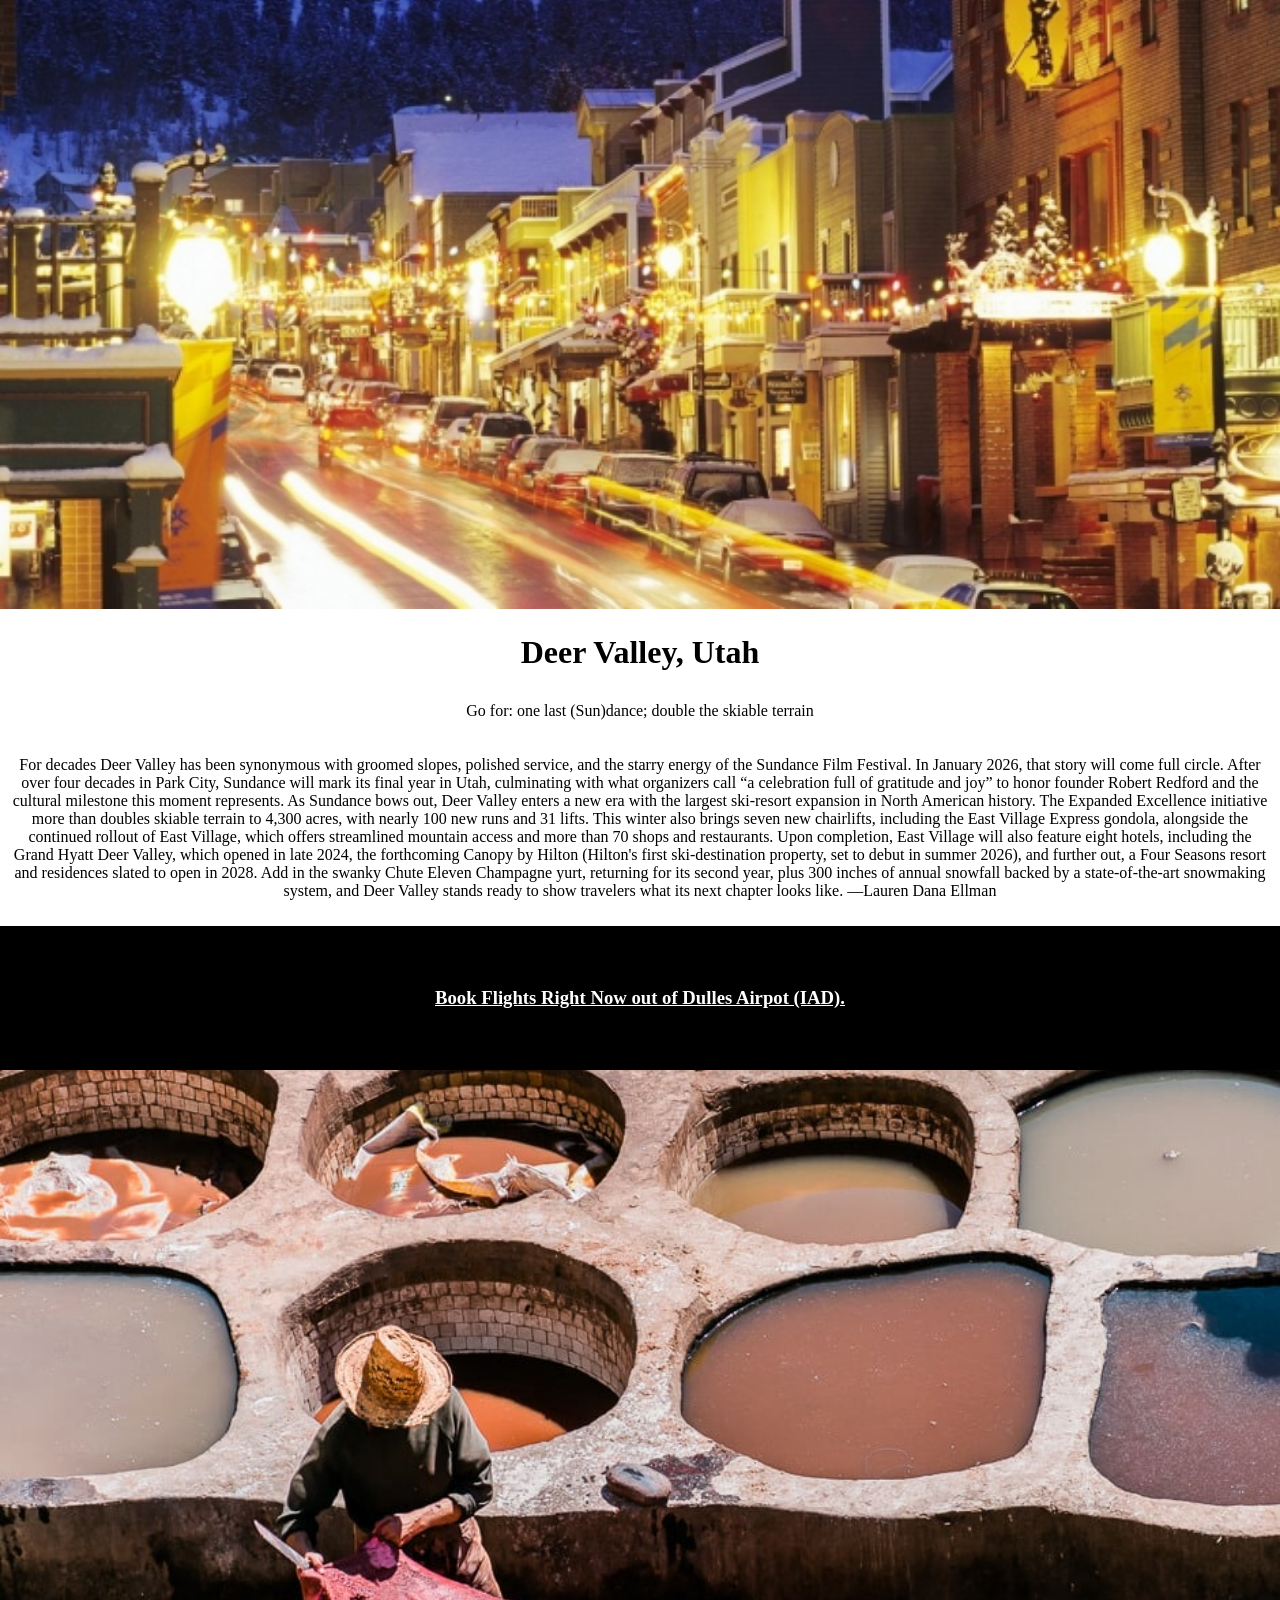
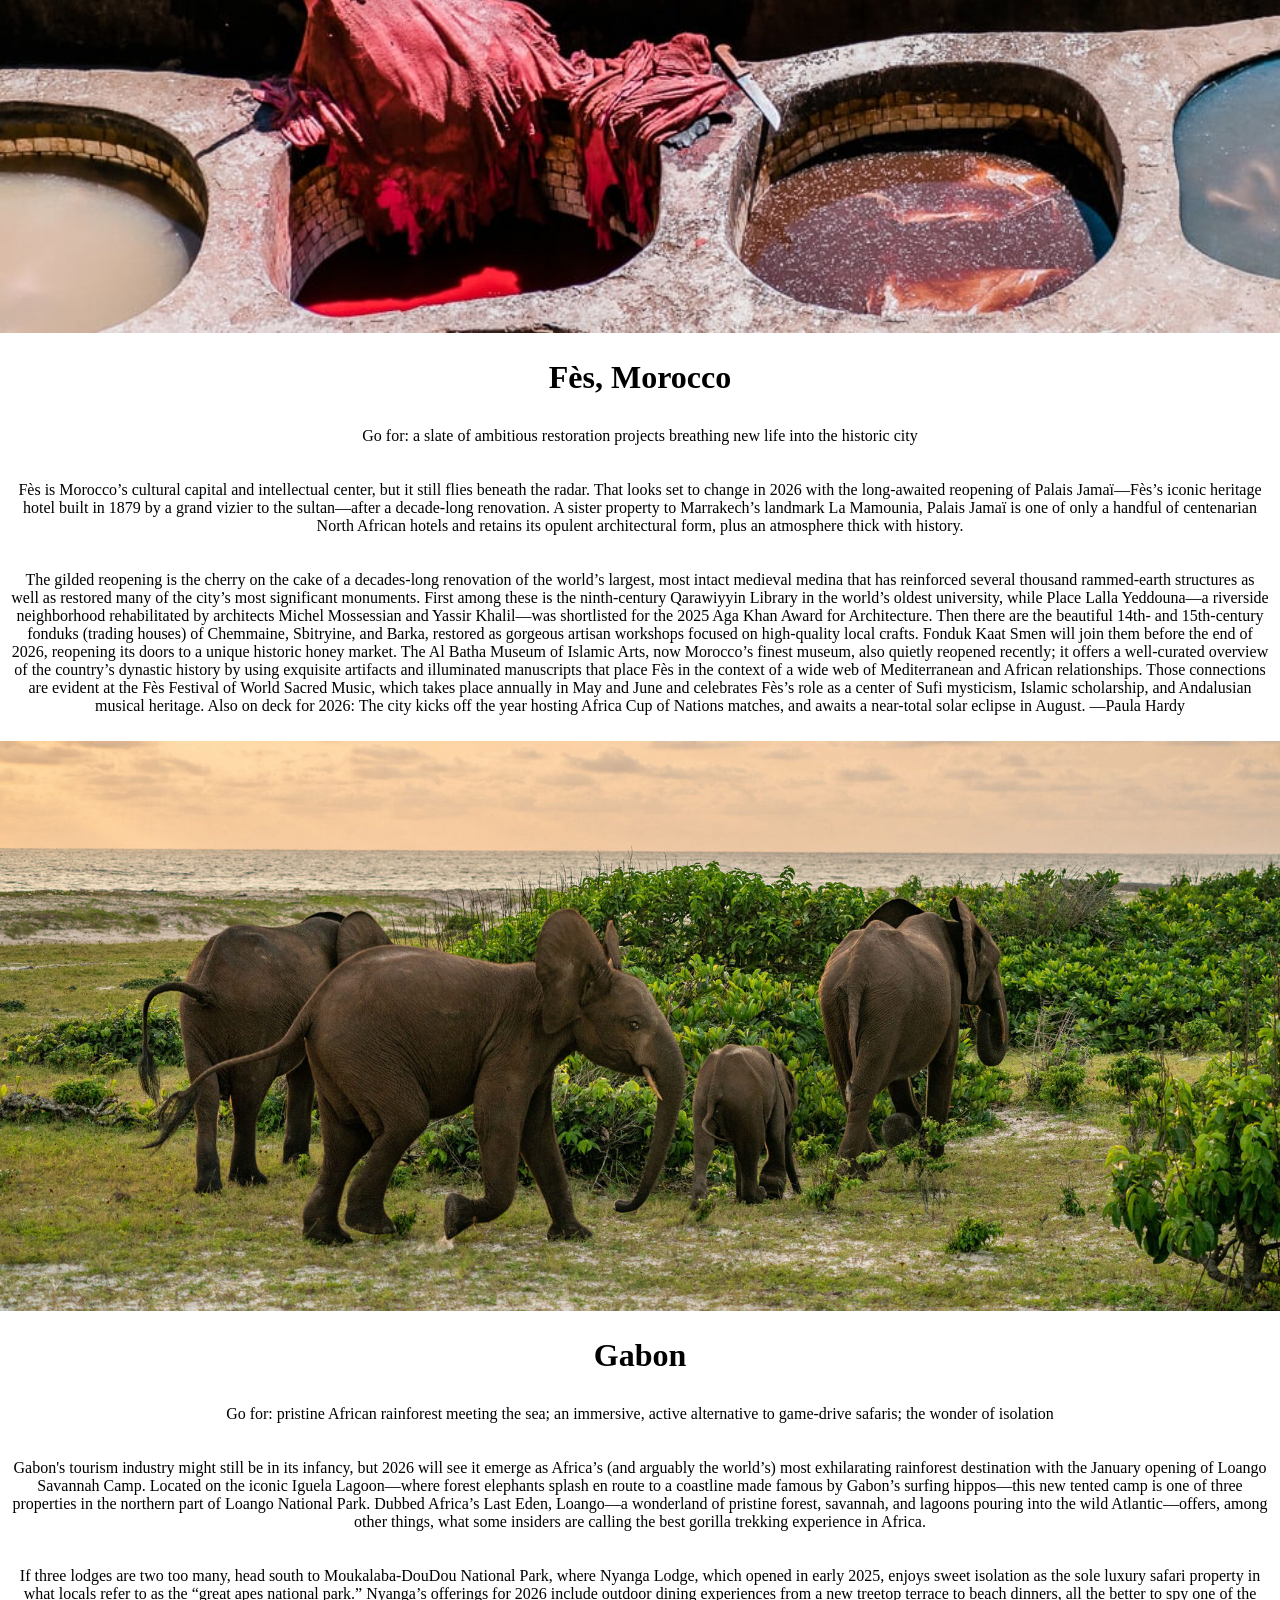
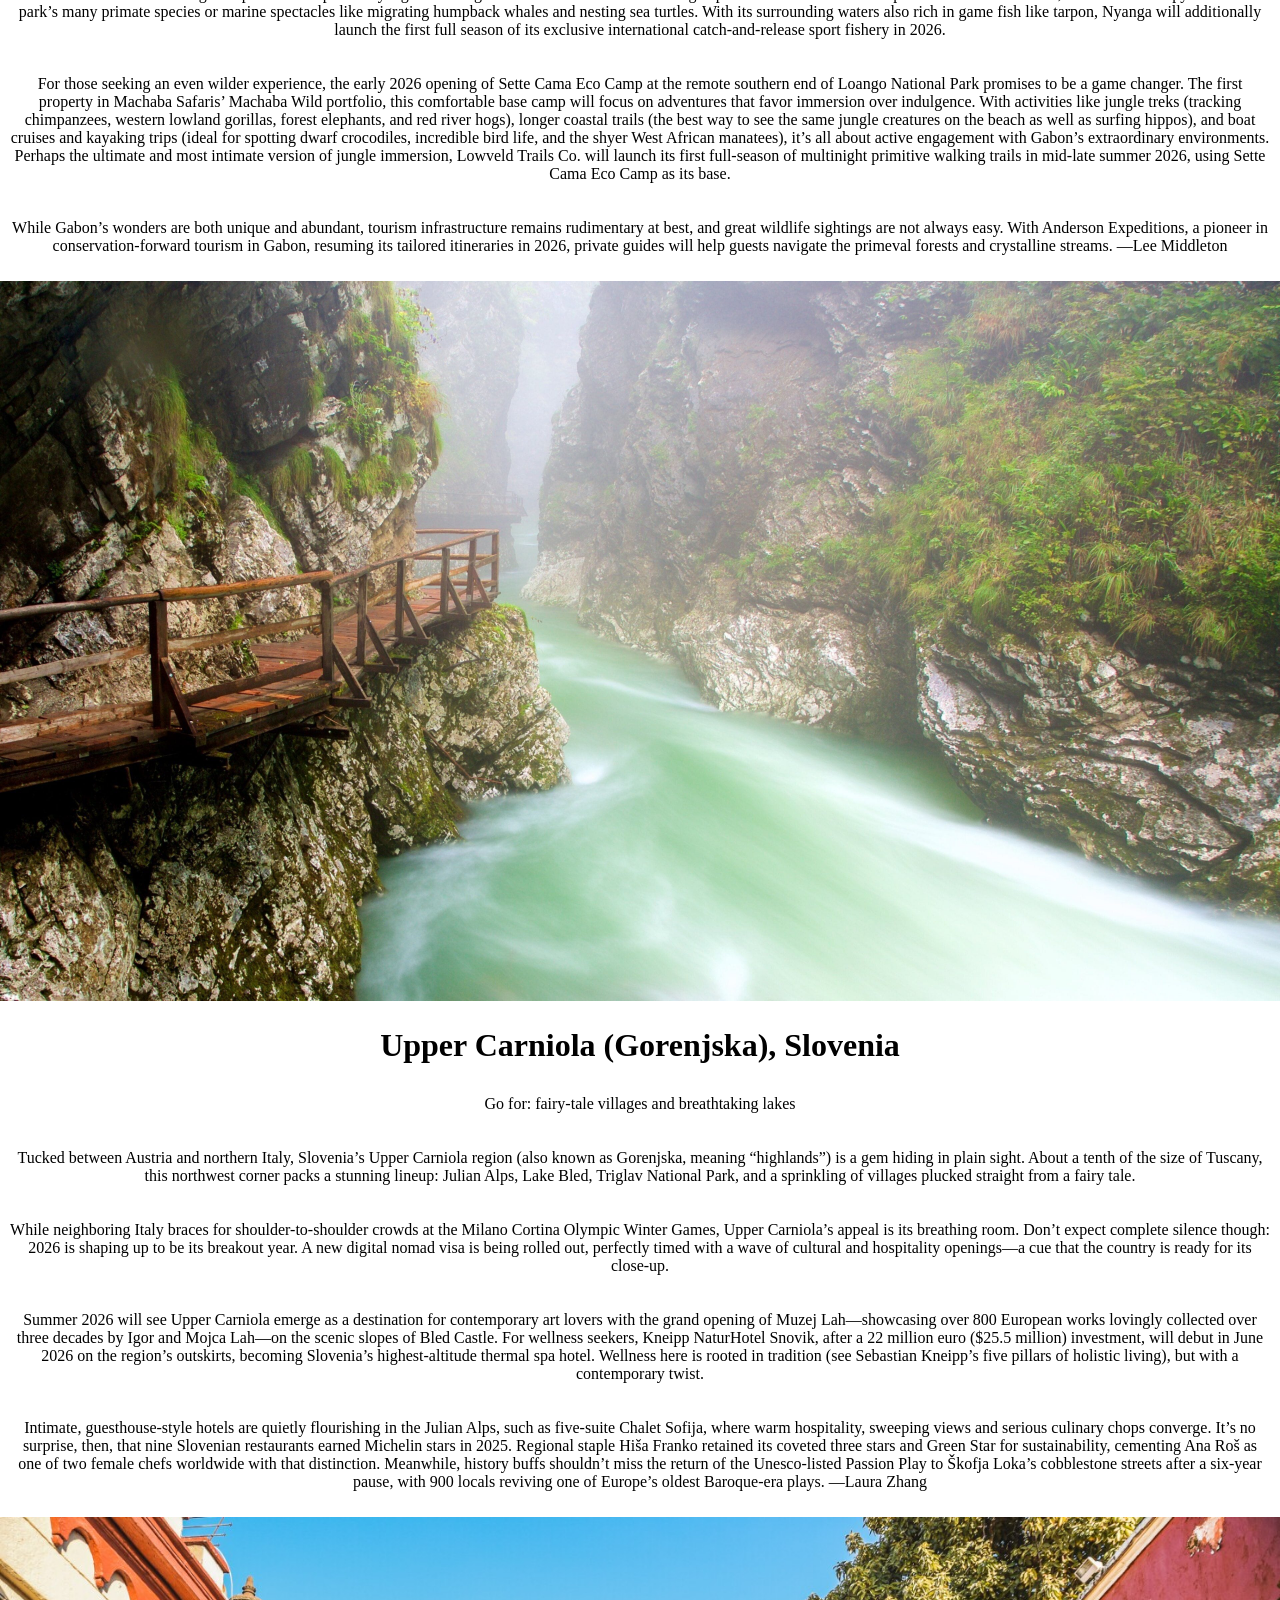
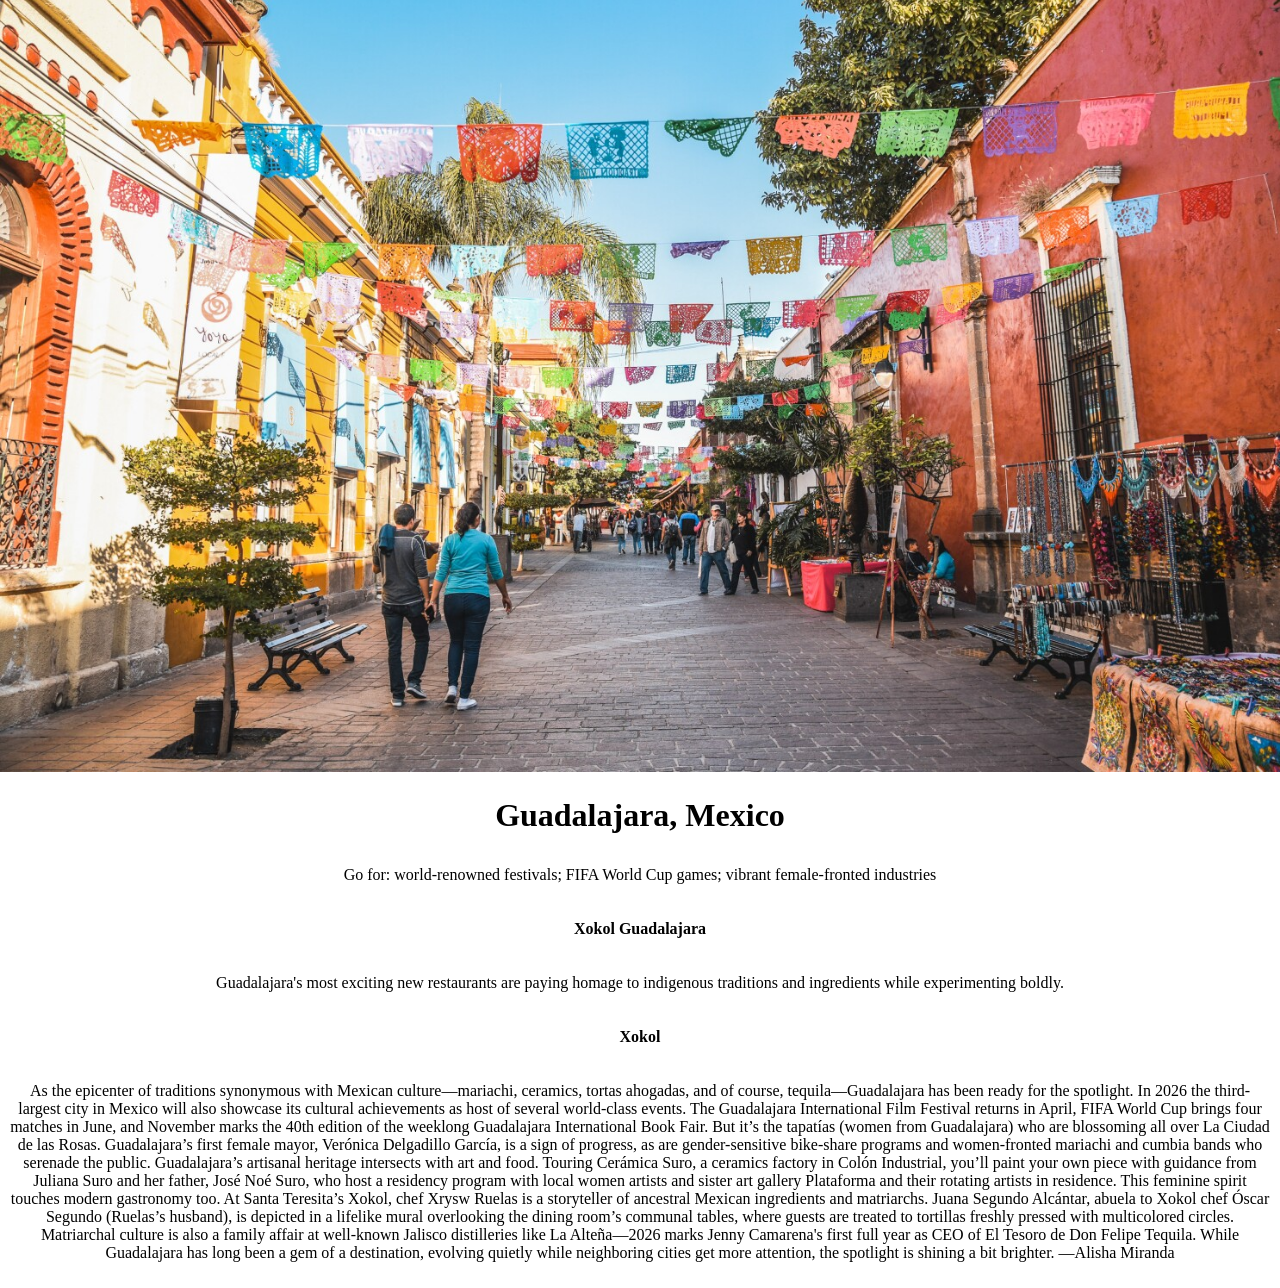
<file: Midterm/index.html>
<!doctype html>

<html lang="en">

<head>
  <meta charset="utf-8">
  <title>The Best Places to Go in 2026 | Conde Nast</title>
  <meta name="description" content="This is the description that search engines will display. Conde Nast Traveler's top places to travel to in 2026.">
  <meta name="author" content="Conde Nast">
  <!-- Link to your JS file -->
  <script src="scripts/script.js"></script>
  
  <link rel="stylesheet" href="css/style.css">
</head>


<div class="grid-container">
<div class="grid-x grid-padding-x">
<div class="large-12 medium-12 small-12 cell header">
</div>






<h1>The Best Places to Travel to in 2026</h1>
<img src="images/pana.jpg" alt="Photo of the worldmap">
<p><strong>BY ARATI MENON AND MEGAN SPURRELL</strong></p>
<p><strong><em>December 17, 2026</em></strong></p>

<div class="large-8 medium-8 small-12 cell">

<p>Crafting a list of the best places to go in the world, in any given year, is a reminder of travel’s most beautiful paradox: that our planet can feel both intimately small and incredibly vast at the same time. Brimming with more wonders than you can fit into one lifetime—yet increasingly connected—the places to travel to in the world are endless. Which is exactly what makes curating this list not only a great joy but also a challenge.</p>

<p>Our Best Places to Go in 2026 are underpinned with that very sense of magnitude. There are places that already feel familiar and yet are being imbued with fresh life, like Hong Kong, which has an exciting new cultural center of gravity, and the 16th-century lake city of Udaipur, where a flurry of luxury-hotel openings is ushering in a new era. There are also under-the-radar gems that are stepping into the spotlight, like Canada’s Prince Edward County, where a wave of indie wineries, new restaurants, and boutique hotels is redefining the coastal escape, and Fès, Marrakech’s understated sibling, which is set to shine with the historic reopening of its medina following a remarkable 15-year restoration.</p>




<p>Candidly, even after 12 years of pinning down the destinations we're most excited about for this annual list, we’re just as wide-eyed as you when we stumble onto something totally unexpected. In Bolivia, great expanses of shimmering salt pans have long been a draw, but zoom out on the region of Potosí and you'll find a geological bonanza of lagoons, hot springs, and snowcapped volcanoes. And if Rwanda’s primates have captured your imagination, what about Gabon, where new eco-lodges are opening up access to untouched forests that are home to western lowland gorillas and sweeping savannas? But perhaps few places on earth evoke life’s vastness quite like Uluru, the massive sandstone monolith that rises from the heart of the Australian Outback. As the region marks the 40th anniversary of a historic hand-back program, a new chapter of purpose-driven tourism is evolving. In 2026, visitors, guided by Aṉangu storytellers, can journey along a 33-mile trail, then spend the night in luxurious glamping camps, where the desert sky unfurls like an ancient manuscript—perfect for reflecting on our place in the ever-unfolding story of the universe.</p>

<p>This list is for travelers and dreamers alike. Use it—along with the companion lists for six continents—to jump-start your travel plans or simply indulge your sense of wonder. In the year ahead, our global team of editors will be exploring many of these places, and we can’t wait to share the stories we discover on the ground and, perhaps, even cross paths with some of you along the way. —Arati Menon</p>


<img src="images/Entara's koroi forest camp.jpg" alt="Entara's koroi forest camp">

<h1>Arusha, Tanzania</h1>

<p>Go for: a beloved icon’s opening in the city, and a new camp’s take on safari in the forest</p>

<p>Sitting at the edge of a vast swath of jungle, the city of Arusha is embracing its surrounding nature with a slate of new forest hotels and a primatology center dedicated to the late Dr. Jane Goodall.</p>

<p><strong>Entara’s Koroi Forest Camp</strong></p>
<p>Rumors of the late primatologist Jane Goodall’s new museum in the city of Arusha have circulated for months—and now, finally, they’re confirmed. Dr. Jane's Dream: The Goodall Centre for Hope will open in late October 2026, next to the centrally located Arusha Cultural Heritage Center. Created by a team of designers who include an alumnus of Disney’s Animal Kingdom, the space will consist of six interactive exhibit areas—including a theater and a Garden of Commitment—focusing on conservation education for future generations.</p>

<p>While the city received media attention recently in light of 2025 election demonstrations, Arusha is abuzz with other goings-on, too, courtesy of local entrepreneurs, from Afro-minimalist Makao Collective, which curates gorgeous handcrafted furniture and home decor, to Opuk Lounge, which makes delicious boxed-picnic lunches for conservation-focused safari outings with The Wild Source. Sports enthusiasts, take note: The 30,000-seat Samia Suluhu Hassan soccer stadium in Arusha’s Olomoti region will open in the summer of 2026, primed to host the 2027 Africa Cup of Nations final.</p>

<p>Looking beyond the city, the much-anticipated Koroi Forest Camp from Entara, a community-focused operator, opened this summer in Arusha National Park. This eight-chalet property in the Momella Forest, on the lower slopes of Mount Meru, gives a distinct alternative to the classic game viewing of Tanzania’s plains; instead, here, you might see elephants, shy duikers, and the black-and-white colobus monkeys that give the camp its name. Another newcomer to the safari scene is the Laba Mama Simba, which opened this spring in the 1,730-acre North Dolly wildlife estate. —Samantha Falewée</p>

<img src="images/eastcoastbarbados.jpg" alt="Image of East Coast Barbados">

<h1>East Coast, Barbados</h1>
<p>Go for: a new (unspoiled) slice of island life—and more access than ever</p>

<p>With new direct flight routes and luxe cruise itineraries, the Caribbean’s easternmost island is becoming more accessible than ever in 2026. Delta and KLM recently launched nonstop routes from their hubs in Atlanta and Amsterdam, respectively, and the port of Bridgetown completed a $2 million upgrade in 2023. The island is also developing the port of Speightstown on the north end of the island, which now offers new moorings for smaller luxury vessels like the Emerald Sakara, from Emerald Cruises, which docks here on a number of itineraries during its 2026 winter season.</p>

<p>All of this will invariably mean more visitors. But that doesn’t mean you can’t easily escape the crowds should you choose. While Barbados’s most popular luxury resorts lie along the tranquil western shores on the Caribbean Sea, adventure-minded travelers can drive just a half hour northeast from Grantley Adams International Airport or the busy Bridgetown cruise ports to reach the island’s more rugged Atlantic coastline, where dramatic scenery, world-class surfing, and colorful fishing villages preserve the island’s unspoiled character. Start in Bathsheba, where powerful waves have long drawn surfers to the Soup Bowl, a reef break revered by international pros. There’s plenty of outdoor activities for nonsurfers too, with a national park and wildlife reserve protecting the majority of the east coast from commercial development. Hike from Bath Beach to Bathsheba on a scenic six-mile path that follows the former route of the island's coastal railway. Then round out the day in the nearby village of Martin's Bay on Thursdays, when the Bay Tavern Fish Fry brings together neighbors and visitors alike for fresh-off-the-boat red snapper, baked mac and cheese, and rum-fueled karaoke sessions.</p>

<p>In the past, the majority of east-coast accommodations have consisted of family-owned inns and seaside cottages. This September hotelier Paul Doyle, who owns the island’s oldest operating hotel, The Crane Resort, finished the three-year construction on a new all-villa property called East Resort—bringing upscale yet intimate lodging to what they call Barbados’s best-kept secret. —Mariette Williams</p>

<img src="images/brusselsbelgium.jpg" alt="Image of Brussels, Belgium">

<h1>Brussels, Belgium</h1>
<p>Go for: creative inspiration and cultural revival</p>

<p>This often-overlooked European capital is having a cultural moment, signaling a shift from a bureaucratic hub to a creative powerhouse. The opening of Kanal—Centre Pompidou in November 2026 transforms a long-dormant factory into a contemporary center for modern arts. One of Europe’s highly anticipated arrivals, it will feature expansive exhibition spaces curated with Paris’s Centre Pompidou, alongside a dynamic program of live performances, music, film, workshops, a library, and—five floors up—a restaurant overlooking the vast showroom, capped by a rooftop bar with panoramic city views. Just steps away is newly opened The Standard, with a rooftop bar, greenhouse-style lounge, and bold design that mirrors the city’s creative energy.</p>

<p>Brussels’ cultural revival is visible everywhere, from the refreshed façades of Place de la Bourse to the Dome Project, a restoration of Belgium’s first department store with modern flair. Nearby, the Gare Maritime, a former freight station, seamlessly blends sustainable architecture with design fairs and chef-led food stalls. Plan a spring visit, when Art Brussels draws galleries and collectors from around the world for a vibrant international fair, and the biannual Zinneke Parade transforms the city’s streets into a stage of theatre and imagination. For those seeking more adrenaline, base yourself in the city for the Belgian Grand Prix to marvel at the sporting spectacle. —Adriana Falisova</p>

<img src="images/chiriquiprovince.jpg" alt="Image of Chiriqui Province, Panama">

<h1>Chiriquí Province, Panama</h1>

<p>Go for: castaway vibes, marine reserves, eco-resorts</p>

<p>The Chiriquí Province, roughly 300 miles southwest of Panama City and hugging the Pacific, has emerged over the past decade as a castaway-style escape. The area includes La Amistad International Park, an over 400,000-hectare UNESCO World Heritage Site and Central America’s largest nature reserve, as well as the Gulf of Chiriquí National Marine Park, home to howler monkeys, armadillos, and, from July to October, migrating humpback whales. Luxury tour company Black Tomato will expand Chiriquí coverage for 2026, offering snorkeling within the marine park, naturalist-guided cloud forest hikes, and bespoke whale watches that are paired with lunch on a deserted island. Hoteliers, too, have taken note, slowly rolling out stays that capture the spirit of this getaway with top-tier amenities: The Cayuga Collection’s Isla Palenque, a 10-key luxury eco-resort, will introduce three two-bedroom villas in 2026 and 2027, all with a funicular and private pools. In February 2025, Hyatt opened the 70-key art and wellness house, Hotel La Compañía del Valle, just 20 miles from the coast; it’ll add the 18,000-square-foot Elysium Spa in fall 2025. In late 2026, travelers can expect the 186-key Viceroy Bocas del Toro, catering to the luxury clientele who prefer a more traditional resort experience. Getting to Chiriquí is also about to get easier. President José Raúl Mulino announced the forthcoming Panamá-David Railway, a 475-kilometer high-speed rail, connecting Panama City with Chiriquí in under three hours and bypassing the need for small flights or long drives when it opens. —Hannah Selinger</p>


<img src="images/deervalleyutah.jpg" alt="Image of Deer Valley, Utah">

<h1>Deer Valley, Utah</h1>

<p>Go for: one last (Sun)dance; double the skiable terrain</p>

<p>For decades Deer Valley has been synonymous with groomed slopes, polished service, and the starry energy of the Sundance Film Festival. In January 2026, that story will come full circle. After over four decades in Park City, Sundance will mark its final year in Utah, culminating with what organizers call “a celebration full of gratitude and joy” to honor founder Robert Redford and the cultural milestone this moment represents. As Sundance bows out, Deer Valley enters a new era with the largest ski-resort expansion in North American history. The Expanded Excellence initiative more than doubles skiable terrain to 4,300 acres, with nearly 100 new runs and 31 lifts. This winter also brings seven new chairlifts, including the East Village Express gondola, alongside the continued rollout of East Village, which offers streamlined mountain access and more than 70 shops and restaurants. Upon completion, East Village will also feature eight hotels, including the Grand Hyatt Deer Valley, which opened in late 2024, the forthcoming Canopy by Hilton (Hilton's first ski-destination property, set to debut in summer 2026), and further out, a Four Seasons resort and residences slated to open in 2028. Add in the swanky Chute Eleven Champagne yurt, returning for its second year, plus 300 inches of annual snowfall backed by a state-of-the-art snowmaking system, and Deer Valley stands ready to show travelers what its next chapter looks like. —Lauren Dana Ellman</p>

<div class="large-8 cell callout">
<div class="callout">
  <a href="https://www.flydulles.com/arrivals-and-departures" target="_blank"><h3>Book Flights Right Now out of Dulles Airpot (IAD).</h3></a>
</div>
</div>

<img src="images/fesmorocco.jpg" alt="Image of Fes, Morocco">

<h1>Fès, Morocco</h1>

<p>Go for: a slate of ambitious restoration projects breathing new life into the historic city</p>

<p>Fès is Morocco’s cultural capital and intellectual center, but it still flies beneath the radar. That looks set to change in 2026 with the long-awaited reopening of Palais Jamaï—Fès’s iconic heritage hotel built in 1879 by a grand vizier to the sultan—after a decade-long renovation. A sister property to Marrakech’s landmark La Mamounia, Palais Jamaï is one of only a handful of centenarian North African hotels and retains its opulent architectural form, plus an atmosphere thick with history.</p>

<p>The gilded reopening is the cherry on the cake of a decades-long renovation of the world’s largest, most intact medieval medina that has reinforced several thousand rammed-earth structures as well as restored many of the city’s most significant monuments. First among these is the ninth-century Qarawiyyin Library in the world’s oldest university, while Place Lalla Yeddouna—a riverside neighborhood rehabilitated by architects Michel Mossessian and Yassir Khalil—was shortlisted for the 2025 Aga Khan Award for Architecture. Then there are the beautiful 14th- and 15th-century fonduks (trading houses) of Chemmaine, Sbitryine, and Barka, restored as gorgeous artisan workshops focused on high-quality local crafts. Fonduk Kaat Smen will join them before the end of 2026, reopening its doors to a unique historic honey market. The Al Batha Museum of Islamic Arts, now Morocco’s finest museum, also quietly reopened recently; it offers a well-curated overview of the country’s dynastic history by using exquisite artifacts and illuminated manuscripts that place Fès in the context of a wide web of Mediterranean and African relationships. Those connections are evident at the Fès Festival of World Sacred Music, which takes place annually in May and June and celebrates Fès’s role as a center of Sufi mysticism, Islamic scholarship, and Andalusian musical heritage. Also on deck for 2026: The city kicks off the year hosting Africa Cup of Nations matches, and awaits a near-total solar eclipse in August. —Paula Hardy</p>

<img src="images/gabon.jpg" alt="gabon">

<h1>Gabon</h1>
<p>Go for: pristine African rainforest meeting the sea; an immersive, active alternative to game-drive safaris; the wonder of isolation</p>

<p>Gabon's tourism industry might still be in its infancy, but 2026 will see it emerge as Africa’s (and arguably the world’s) most exhilarating rainforest destination with the January opening of Loango Savannah Camp. Located on the iconic Iguela Lagoon—where forest elephants splash en route to a coastline made famous by Gabon’s surfing hippos—this new tented camp is one of three properties in the northern part of Loango National Park. Dubbed Africa’s Last Eden, Loango—a wonderland of pristine forest, savannah, and lagoons pouring into the wild Atlantic—offers, among other things, what some insiders are calling the best gorilla trekking experience in Africa.</p>

<p>If three lodges are two too many, head south to Moukalaba-DouDou National Park, where Nyanga Lodge, which opened in early 2025, enjoys sweet isolation as the sole luxury safari property in what locals refer to as the “great apes national park.” Nyanga’s offerings for 2026 include outdoor dining experiences from a new treetop terrace to beach dinners, all the better to spy one of the park’s many primate species or marine spectacles like migrating humpback whales and nesting sea turtles. With its surrounding waters also rich in game fish like tarpon, Nyanga will additionally launch the first full season of its exclusive international catch-and-release sport fishery in 2026.</p>

<p>For those seeking an even wilder experience, the early 2026 opening of Sette Cama Eco Camp at the remote southern end of Loango National Park promises to be a game changer. The first property in Machaba Safaris’ Machaba Wild portfolio, this comfortable base camp will focus on adventures that favor immersion over indulgence. With activities like jungle treks (tracking chimpanzees, western lowland gorillas, forest elephants, and red river hogs), longer coastal trails (the best way to see the same jungle creatures on the beach as well as surfing hippos), and boat cruises and kayaking trips (ideal for spotting dwarf crocodiles, incredible bird life, and the shyer West African manatees), it’s all about active engagement with Gabon’s extraordinary environments. Perhaps the ultimate and most intimate version of jungle immersion, Lowveld Trails Co. will launch its first full-season of multinight primitive walking trails in mid-late summer 2026, using Sette Cama Eco Camp as its base.</p>

<p>While Gabon’s wonders are both unique and abundant, tourism infrastructure remains rudimentary at best, and great wildlife sightings are not always easy. With Anderson Expeditions, a pioneer in conservation-forward tourism in Gabon, resuming its tailored itineraries in 2026, private guides will help guests navigate the primeval forests and crystalline streams. —Lee Middleton</p>


<img src="images/upper.jpg" alt="Upper Carniola (Gorenjska), Slovenia">

<h1>Upper Carniola (Gorenjska), Slovenia</h1>
<p>Go for: fairy-tale villages and breathtaking lakes</p>

<p>Tucked between Austria and northern Italy, Slovenia’s Upper Carniola region (also known as Gorenjska, meaning “highlands”) is a gem hiding in plain sight. About a tenth of the size of Tuscany, this northwest corner packs a stunning lineup: Julian Alps, Lake Bled, Triglav National Park, and a sprinkling of villages plucked straight from a fairy tale.</p>

<p>While neighboring Italy braces for shoulder-to-shoulder crowds at the Milano Cortina Olympic Winter Games, Upper Carniola’s appeal is its breathing room. Don’t expect complete silence though: 2026 is shaping up to be its breakout year. A new digital nomad visa is being rolled out, perfectly timed with a wave of cultural and hospitality openings—a cue that the country is ready for its close-up.</p>

<p>Summer 2026 will see Upper Carniola emerge as a destination for contemporary art lovers with the grand opening of Muzej Lah—showcasing over 800 European works lovingly collected over three decades by Igor and Mojca Lah—on the scenic slopes of Bled Castle. For wellness seekers, Kneipp NaturHotel Snovik, after a 22 million euro ($25.5 million) investment, will debut in June 2026 on the region’s outskirts, becoming Slovenia’s highest-altitude thermal spa hotel. Wellness here is rooted in tradition (see Sebastian Kneipp’s five pillars of holistic living), but with a contemporary twist.</p>

<p>Intimate, guesthouse-style hotels are quietly flourishing in the Julian Alps, such as five-suite Chalet Sofija, where warm hospitality, sweeping views and serious culinary chops converge. It’s no surprise, then, that nine Slovenian restaurants earned Michelin stars in 2025. Regional staple Hiša Franko retained its coveted three stars and Green Star for sustainability, cementing Ana Roš as one of two female chefs worldwide with that distinction. Meanwhile, history buffs shouldn’t miss the return of the Unesco-listed Passion Play to Škofja Loka’s cobblestone streets after a six-year pause, with 900 locals reviving one of Europe’s oldest Baroque-era plays. —Laura Zhang</p>

<img src="images/gua.jpeg" alt="Image of Guadalajara,Mexico">
<h1>Guadalajara, Mexico</h1>

<p>Go for: world-renowned festivals; FIFA World Cup games; vibrant female-fronted industries</p>


<p><strong>Xokol Guadalajara</strong></p>
<p>Guadalajara's most exciting new restaurants are paying homage to indigenous traditions and ingredients while experimenting boldly.</p>
<p><strong>Xokol</strong></p>
<p>As the epicenter of traditions synonymous with Mexican culture—mariachi, ceramics, tortas ahogadas, and of course, tequila—Guadalajara has been ready for the spotlight. In 2026 the third-largest city in Mexico will also showcase its cultural achievements as host of several world-class events. The Guadalajara International Film Festival returns in April, FIFA World Cup brings four matches in June, and November marks the 40th edition of the weeklong Guadalajara International Book Fair. But it’s the tapatías (women from Guadalajara) who are blossoming all over La Ciudad de las Rosas. Guadalajara’s first female mayor, Verónica Delgadillo García, is a sign of progress, as are gender-sensitive bike-share programs and women-fronted mariachi and cumbia bands who serenade the public. Guadalajara’s artisanal heritage intersects with art and food. Touring Cerámica Suro, a ceramics factory in Colón Industrial, you’ll paint your own piece with guidance from Juliana Suro and her father, José Noé Suro, who host a residency program with local women artists and sister art gallery Plataforma and their rotating artists in residence. This feminine spirit touches modern gastronomy too. At Santa Teresita’s Xokol, chef Xrysw Ruelas is a storyteller of ancestral Mexican ingredients and matriarchs. Juana Segundo Alcántar, abuela to Xokol chef Óscar Segundo (Ruelas’s husband), is depicted in a lifelike mural overlooking the dining room’s communal tables, where guests are treated to tortillas freshly pressed with multicolored circles. Matriarchal culture is also a family affair at well-known Jalisco distilleries like La Alteña—2026 marks Jenny Camarena's first full year as CEO of El Tesoro de Don Felipe Tequila. While Guadalajara has long been a gem of a destination, evolving quietly while neighboring cities get more attention, the spotlight is shining a bit brighter. —Alisha Miranda</p>


<a href="https://www.cntraveler.com/best-places-to-go" target="_blank">


</div>
</div>
</div>
</div>
</div>
</body>

</html>
</file>
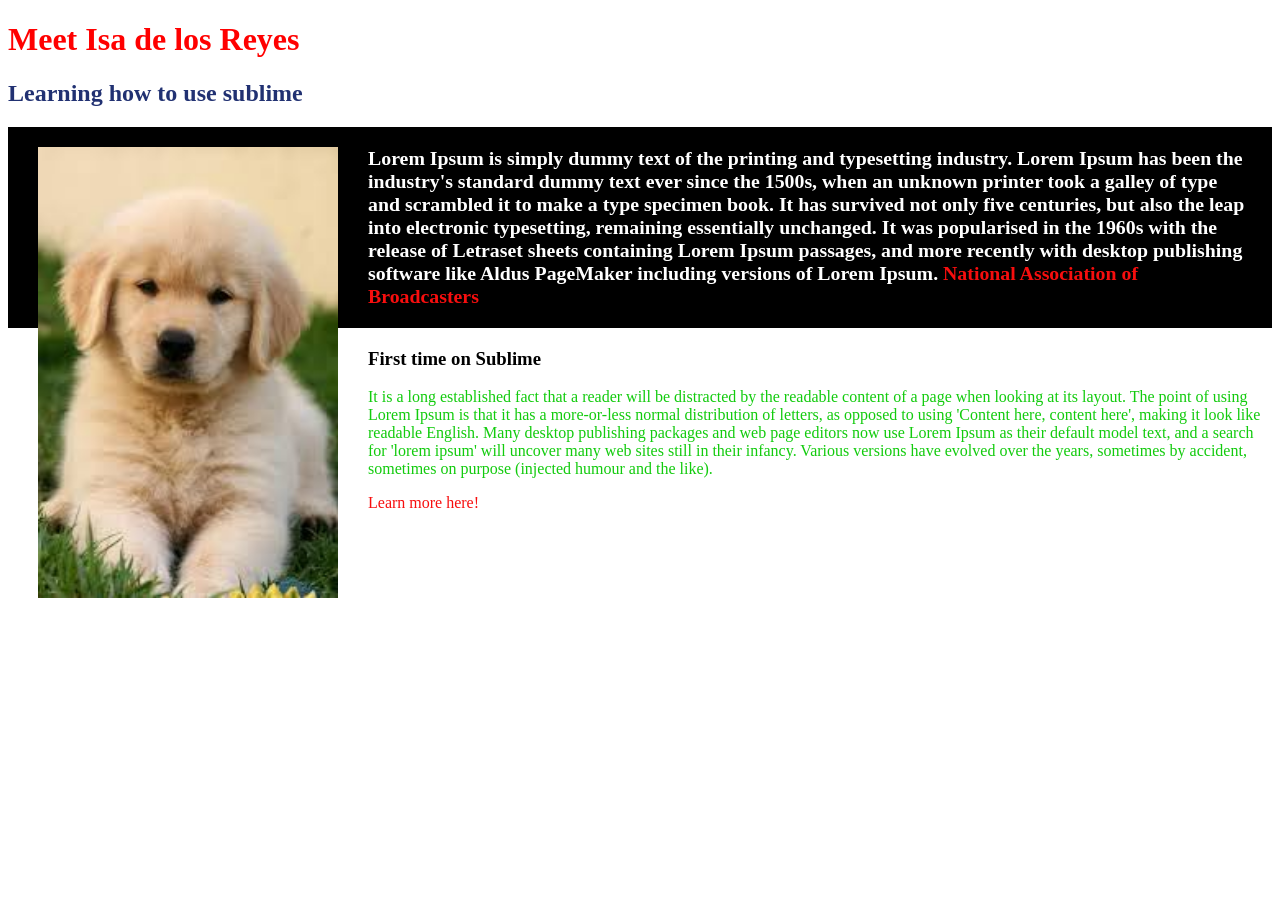
<file: Starter/index.html>
<!doctype html>

<html lang="en">

<head>
  <meta charset="utf-8">
  <title>Meet Isa de los Reyes</title>
  <meta name="description" content="This is the description that search engines will display. Aim for 145-155 characters.">
  <meta name="author" content="Insert the content author or owner name here">

  <!-- Link to your JS file -->
  <script src="scripts/script.js"></script>

  <!-- Link to your CSS file -->
  <link rel="stylesheet" href="css/style.css">

</head>


<body>
<h1>Meet Isa de los Reyes</h1>
<h2>Learning how to use sublime</h2>

<img src="images/cutedog.jpeg" width="300" align="left" class="leadPhoto"> 

<p class="leadGraph">Lorem Ipsum is simply dummy text of the printing and typesetting industry. Lorem Ipsum has been the industry's standard dummy text ever since the 1500s, when an unknown printer took a galley of type and scrambled it to make a type specimen book. It has survived not only five centuries, but also the leap into electronic typesetting, remaining essentially unchanged. It was popularised in the 1960s with the release of Letraset sheets containing Lorem Ipsum passages, and more recently with desktop publishing software like Aldus PageMaker including versions of Lorem Ipsum. <a href="https:/www.nab.org" target="_blank">National Association of Broadcasters</a></p>

<h3>First time on Sublime</h3>
<p>It is a long established fact that a reader will be distracted by the readable content of a page when looking at its layout. The point of using Lorem Ipsum is that it has a more-or-less normal distribution of letters, as opposed to using 'Content here, content here', making it look like readable English. Many desktop publishing packages and web page editors now use Lorem Ipsum as their default model text, and a search for 'lorem ipsum' will uncover many web sites still in their infancy. Various versions have evolved over the years, sometimes by accident, sometimes on purpose (injected humour and the like).</p>

<a href="https://www.espn.com" target="_blank" class="yellowLink">Learn more here!</a>
</body>

</html>
</file>
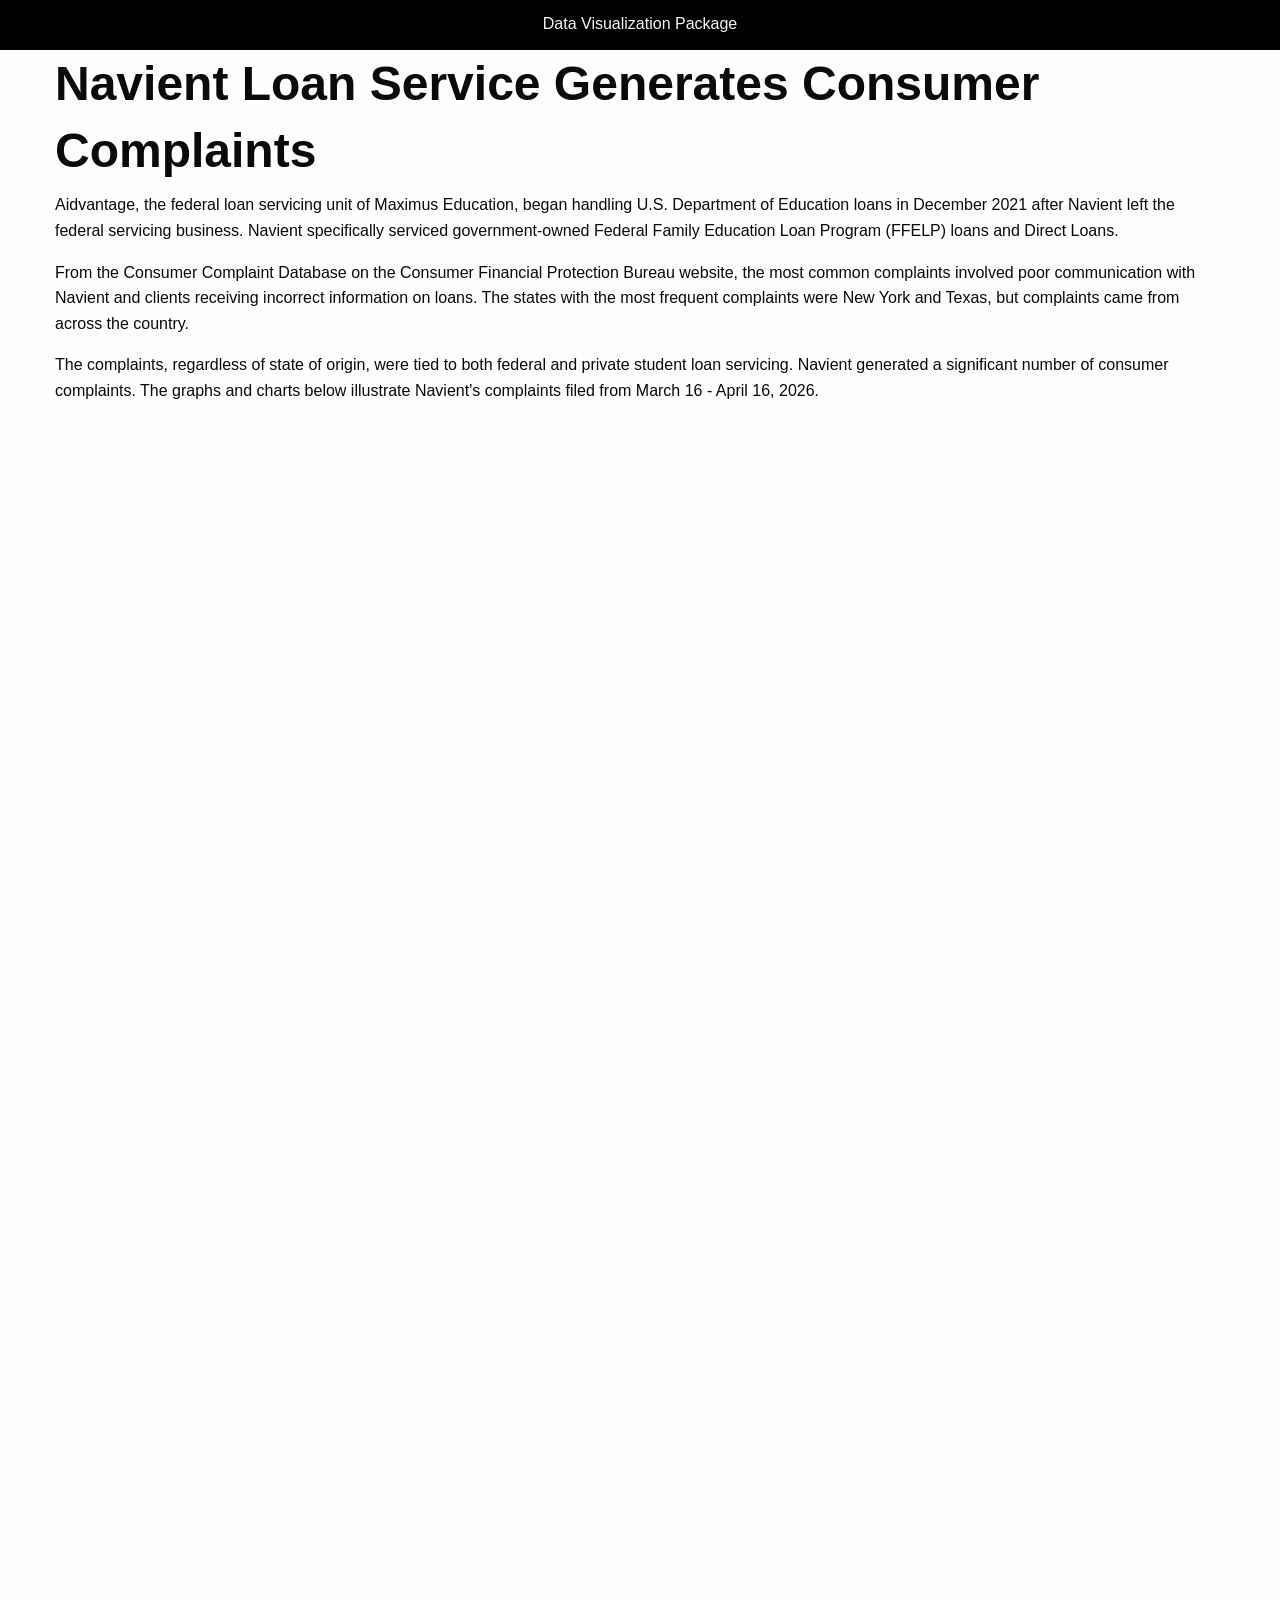
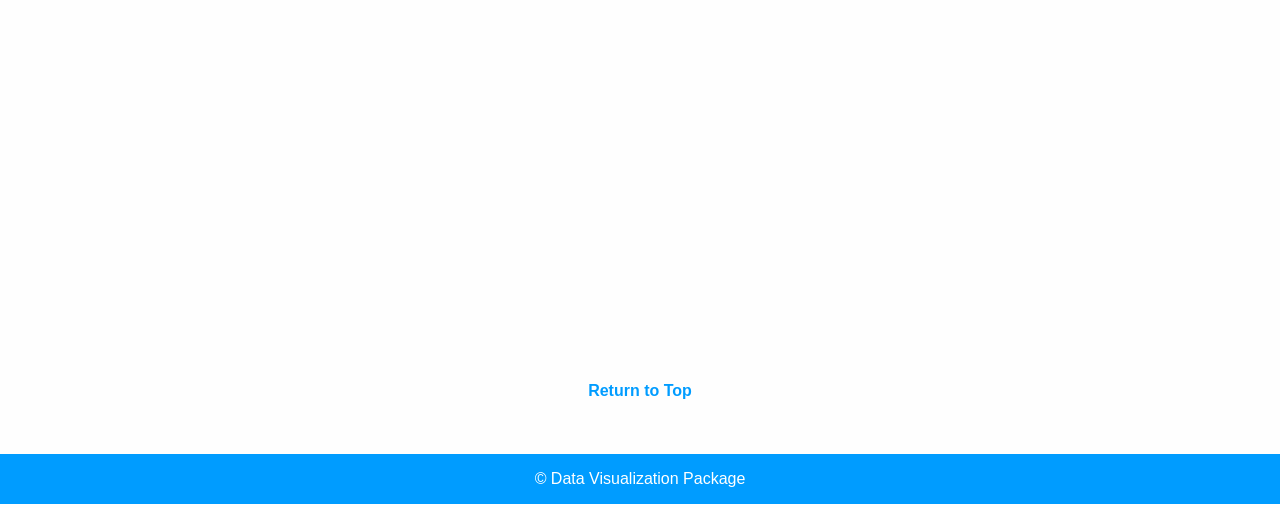
<file: data/HTMLTemplate/index.html>
<!doctype html>
<html class="no-js" lang="en" dir="ltr">
<head>
<meta charset="utf-8">
<meta http-equiv="x-ua-compatible" content="ie=edge">
<meta name="viewport" content="width=device-width, initial-scale=1.0">
<title>Data Visualization Package | J352</title>
<link rel="stylesheet" href="css/foundation.css">
<link rel="stylesheet" href="css/app.css">


<!-- FILL OUT META TAGS! -->
<meta name="description" content="">
<meta name="author" content="Data Visualization Package">

<!--TWITTER SUMMARY CARD-->
<meta name="twitter:card" content="summary_large_image">
<meta name="twitter:title" content="Data Visualization Package">

<!--OPEN GRAPH CARD-->
<meta property="og:title" content="Data Visualization Package">
<meta property="og:site_name" content="Data Visualization Package">
<meta property="og:url" content="TBD">
<meta property="og:description" content="Lead Graph Goes Here.">
<meta property="og:type" content="website">
<meta property="og:image" content="TBD">

</head>
<body>

<!-- RETURN TO TOP -->
<a name="top"></a>
<!-- END RETURN TO TOP -->

<!-- SITE BRANDING -->
<div class="grid-container">
<div class="grid-x grid-padding-x">
<div class="large-12 cell">


</div>
</div>
</div>
<!-- END SITE BRANDING -->

<!-- NAV BAR -->
<div class="grid-container fluid navStyle">
<div class="grid-x grid-padding-x">
<div class="large-12 cell">
<a href="#" class="navItem">Data Visualization Package</a>

</div>
</div>
</div>
<!-- END NAV BAR -->

<!-- BODY COPY -->
<div class="grid-container">

<h1><strong>Navient Loan Service Generates Consumer Complaints</strong></h1>

<p>Aidvantage, the federal loan servicing unit of Maximus Education, began handling U.S. Department of Education loans in December 2021 after Navient left the federal servicing business. Navient specifically serviced government-owned Federal Family Education Loan Program (FFELP) loans and Direct Loans.</p>

<p>From the Consumer Complaint Database on the Consumer Financial Protection Bureau website, the most common complaints involved poor communication with Navient and clients receiving incorrect information on loans. The states with the most frequent complaints were New York and Texas, but complaints came from across the country.</p>

<p>The complaints, regardless of state of origin, were tied to both federal and private student loan servicing. Navient generated a significant number of consumer complaints. The graphs and charts below illustrate Navient's complaints filed from March 16 - April 16, 2026.</p>


<div style="position: relative; width: 100%; height: 0px; padding: 265.71% 0px 0px; overflow: hidden; will-change: transform;"><iframe loading="lazy" src="https://e.infogram.com/30fe7e48-4ae7-4dd6-8e9a-95269b71c7a9?src=embed&amp;embed_type=responsive_iframe" title="Data Visualization Package" allowfullscreen="" allow="fullscreen" style="position: absolute; width: 100%; height: 50%; top: 0px;  border: none; padding: 0px 30px 0px 30px; margin: 0px;"></iframe></div>















<p class="rtt"><a href="#top">Return to Top</a></p>




</div>
</div>
<!-- END BODY COPY -->

<!-- FOOTER BAR -->
<!-- NAV BAR -->
<div class="grid-container fluid footerStyle">
<div class="grid-x grid-padding-x">
<div class="large-12 cell">
<p>&copy; Data Visualization Package</p>
</div>
</div>
</div>
<!-- END NAV BAR -->

<script src="js/vendor/jquery.js"></script>
<script src="js/vendor/what-input.js"></script>
<script src="js/vendor/foundation.js"></script>
<script src="js/app.js"></script>
</body>
</html>
</file>
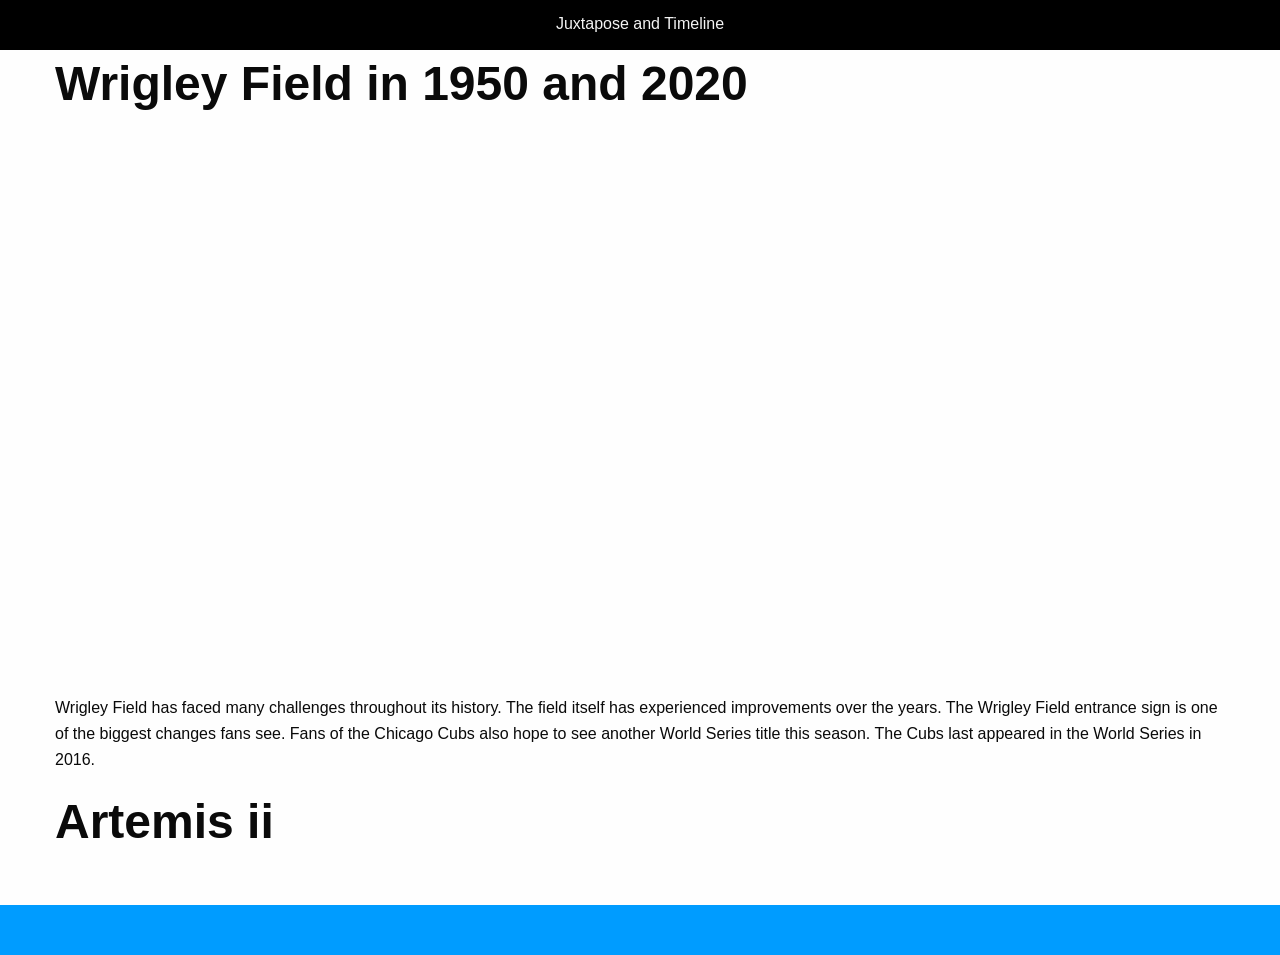
<file: juxtaposeatimeline/HTMLTemplate/index.html>
<!doctype html>
<html class="no-js" lang="en" dir="ltr">
<head>
<meta charset="utf-8">
<meta http-equiv="x-ua-compatible" content="ie=edge">
<meta name="viewport" content="width=device-width, initial-scale=1.0">
<title>Wrigley Field in 1950 and 2020</title>
<link rel="stylesheet" href="css/foundation.css">
<link rel="stylesheet" href="css/app.css">


<!-- FILL OUT META TAGS! -->
<meta name="description" content="">
<meta name="author" content="Juxtapose and Timeline">

<!--TWITTER SUMMARY CARD-->
<meta name="twitter:card" content="summary_large_image">
<meta name="twitter:title" content="Wrigley Field in 1950 and 2020">

<!--OPEN GRAPH CARD-->
<meta property="og:title" content="Wrigley Field in 1950 and 2020">
<meta property="og:site_name" content="Wrigley Field in 1950 and 2020">
<meta property="og:url" content="TBD">
<meta property="og:description" content="Lead Graph Goes Here.">
<meta property="og:type" content="website">
<meta property="og:image" content="TBD">
</head>
</head>
<body>
</body>

<!-- RETURN TO TOP -->
<a name="top"></a>
<!-- END RETURN TO TOP -->

<!-- SITE BRANDING -->
<div class="grid-container">
<div class="grid-x grid-padding-x">
<div class="large-12 cell">


</div>
</div>
</div>
<!-- END SITE BRANDING -->

<!-- NAV BAR -->
<div class="grid-container fluid navStyle">
<div class="grid-x grid-padding-x">
<div class="large-12 cell">
<a href="#" class="navItem">Juxtapose and Timeline</a>

</div>
</div>
</div>
<!-- END NAV BAR -->

<!-- BODY COPY -->
<div class="grid-container">
<body>

<h1><strong>Wrigley Field in 1950 and 2020</strong></h1>

<iframe frameborder="0" class="juxtapose" width="100%" height="563.1602708803612" padding="20px" src="https://cdn.knightlab.com/libs/juxtapose/latest/embed/index.html?uid=e41dc8de-346b-11f1-ba1b-0e6f42328d7d"></iframe>


<p>Wrigley Field has faced many challenges throughout its history. The field itself has experienced improvements over the years. The Wrigley Field entrance sign is one of the biggest changes fans see. Fans of the Chicago Cubs also hope to see another World Series title this season. The Cubs last appeared in the World Series in 2016.</p>


<h1><strong>Artemis ii</strong></h1>













</div>
</div>
<!-- END BODY COPY -->

<!-- FOOTER BAR -->
<!-- NAV BAR -->
<div class="grid-container fluid footerStyle">
<div class="grid-x grid-padding-x">
<div class="large-12 cell">
</div>
</div>
</div>
<!-- END NAV BAR -->

<script src="js/vendor/jquery.js"></script>
<script src="js/vendor/what-input.js"></script>
<script src="js/vendor/foundation.js"></script>
<script src="js/app.js"></script>
</body>
</html>
</file>
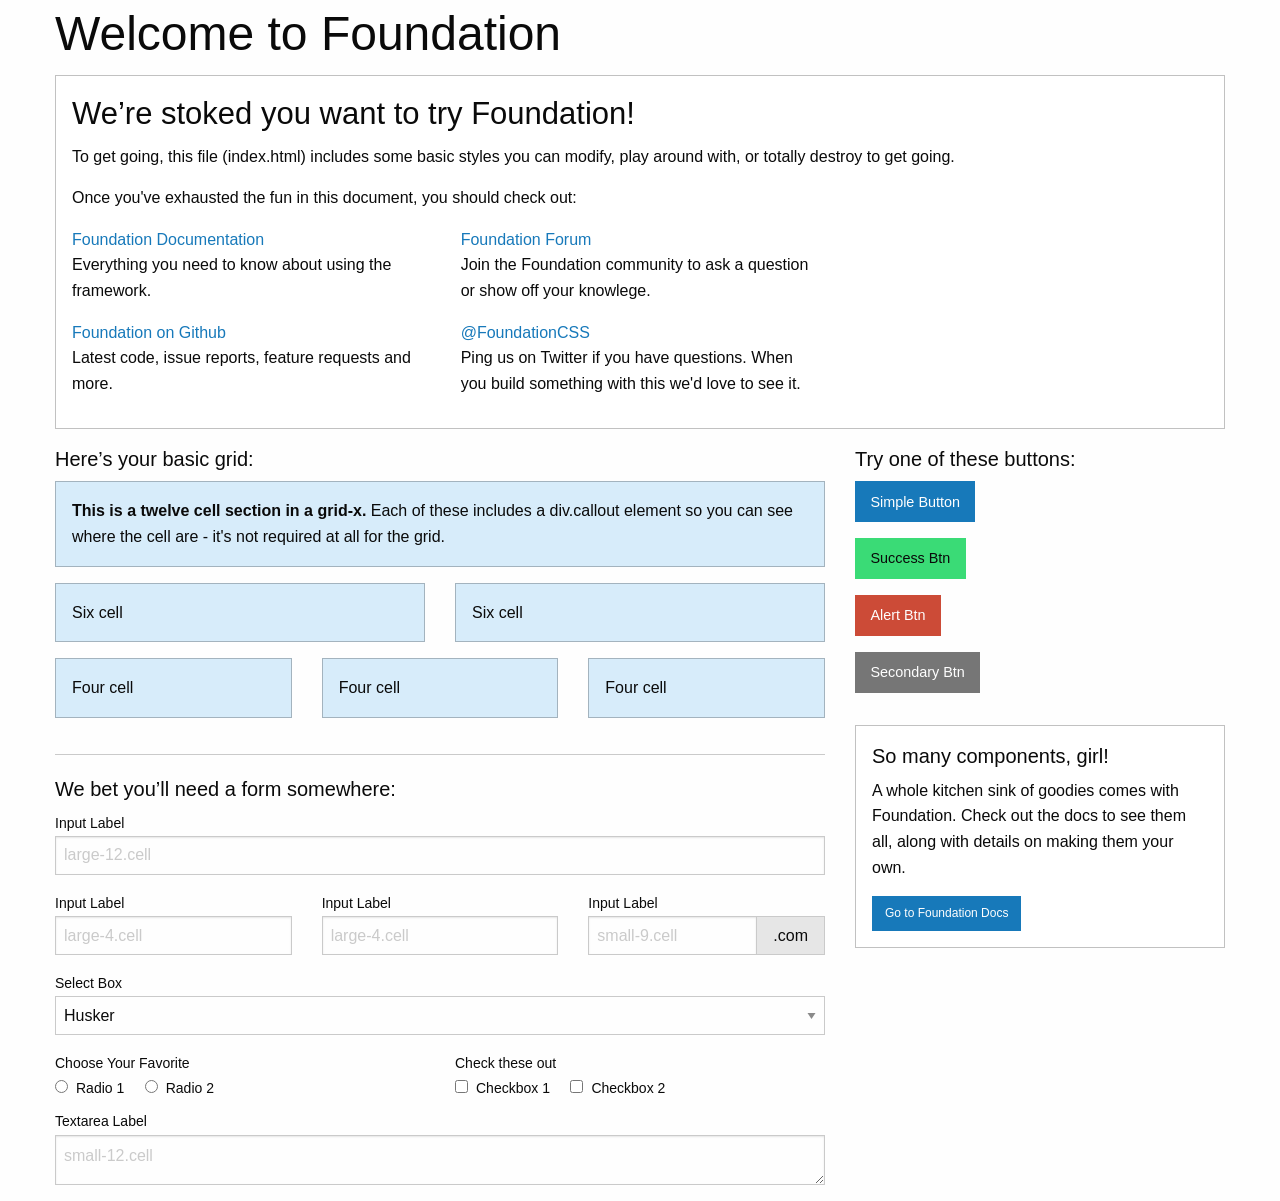
<file: Colorboxes/index_use-for-reference-only.html>
<!doctype html>
<html class="no-js" lang="en" dir="ltr">
  <head>
    <meta charset="utf-8">
    <meta http-equiv="x-ua-compatible" content="ie=edge">
    <meta name="viewport" content="width=device-width, initial-scale=1.0">
    <title>Foundation for Sites</title>
    <link rel="stylesheet" href="css/foundation.css">
    <link rel="stylesheet" href="css/app.css">
  </head>
<body>

    <div class="grid-container">
      <div class="grid-x grid-padding-x">
        <div class="large-12 cell">
          <h1>Welcome to Foundation</h1>
        </div>
      </div>

      <div class="grid-x grid-padding-x">
        <div class="large-12 cell">
          <div class="callout">
            <h3>We&rsquo;re stoked you want to try Foundation! </h3>
            <p>To get going, this file (index.html) includes some basic styles you can modify, play around with, or totally destroy to get going.</p>
            <p>Once you've exhausted the fun in this document, you should check out:</p>
            <div class="grid-x grid-padding-x">
              <div class="large-4 medium-4 cell">
                <p><a href="https://get.foundation/sites/docs/">Foundation Documentation</a><br />Everything you need to know about using the framework.</p>
              </div>
              <div class="large-4 medium-4 cell">
                <p><a href="https://github.com/foundation/foundation-sites/discussions">Foundation Forum</a><br />Join the Foundation community to ask a question or show off your knowlege.</p>
              </div>
            </div>
            <div class="grid-x grid-padding-x">
              <div class="large-4 medium-4 medium-push-2 cell">
                <p><a href="https://github.com/foundation/foundation-sites">Foundation on Github</a><br />Latest code, issue reports, feature requests and more.</p>
              </div>
              <div class="large-4 medium-4 medium-pull-2 cell">
                <p><a href="https://twitter.com/FoundationCSS">@FoundationCSS</a><br />Ping us on Twitter if you have questions. When you build something with this we'd love to see it.</p>
              </div>
            </div>
          </div>
        </div>
      </div>

      <div class="grid-x grid-padding-x">
        <div class="large-8 medium-8 cell">
          <h5>Here&rsquo;s your basic grid:</h5>
          <!-- Grid Example -->

          <div class="grid-x grid-padding-x">
            <div class="large-12 cell">
              <div class="primary callout">
                <p><strong>This is a twelve cell section in a grid-x.</strong> Each of these includes a div.callout element so you can see where the cell are - it's not required at all for the grid.</p>
              </div>
            </div>
          </div>
          <div class="grid-x grid-padding-x">
            <div class="large-6 medium-6 cell">
              <div class="primary callout">
                <p>Six cell</p>
              </div>
            </div>
            <div class="large-6 medium-6 cell">
              <div class="primary callout">
                <p>Six cell</p>
              </div>
            </div>
          </div>
          <div class="grid-x grid-padding-x">
            <div class="large-4 medium-4 small-4 cell">
              <div class="primary callout">
                <p>Four cell</p>
              </div>
            </div>
            <div class="large-4 medium-4 small-4 cell">
              <div class="primary callout">
                <p>Four cell</p>
              </div>
            </div>
            <div class="large-4 medium-4 small-4 cell">
              <div class="primary callout">
                <p>Four cell</p>
              </div>
            </div>
          </div>

          <hr />

          <h5>We bet you&rsquo;ll need a form somewhere:</h5>
          <form>
            <div class="grid-x grid-padding-x">
              <div class="large-12 cell">
                <label>Input Label</label>
                <input type="text" placeholder="large-12.cell" />
              </div>
            </div>
            <div class="grid-x grid-padding-x">
              <div class="large-4 medium-4 cell">
                <label>Input Label</label>
                <input type="text" placeholder="large-4.cell" />
              </div>
              <div class="large-4 medium-4 cell">
                <label>Input Label</label>
                <input type="text" placeholder="large-4.cell" />
              </div>
              <div class="large-4 medium-4 cell">
                <div class="grid-x">
                  <label>Input Label</label>
                  <div class="input-group">
                    <input type="text" placeholder="small-9.cell" class="input-group-field" />
                    <span class="input-group-label">.com</span>
                  </div>
                </div>
              </div>
            </div>
            <div class="grid-x grid-padding-x">
              <div class="large-12 cell">
                <label>Select Box</label>
                <select>
                  <option value="husker">Husker</option>
                  <option value="starbuck">Starbuck</option>
                  <option value="hotdog">Hot Dog</option>
                  <option value="apollo">Apollo</option>
                </select>
              </div>
            </div>
            <div class="grid-x grid-padding-x">
              <div class="large-6 medium-6 cell">
                <label>Choose Your Favorite</label>
                <input type="radio" name="pokemon" value="Red" id="pokemonRed"><label for="pokemonRed">Radio 1</label>
                <input type="radio" name="pokemon" value="Blue" id="pokemonBlue"><label for="pokemonBlue">Radio 2</label>
              </div>
              <div class="large-6 medium-6 cell">
                <label>Check these out</label>
                <input id="checkbox1" type="checkbox"><label for="checkbox1">Checkbox 1</label>
                <input id="checkbox2" type="checkbox"><label for="checkbox2">Checkbox 2</label>
              </div>
            </div>
            <div class="grid-x grid-padding-x">
              <div class="large-12 cell">
                <label>Textarea Label</label>
                <textarea placeholder="small-12.cell"></textarea>
              </div>
            </div>
          </form>
        </div>

        <div class="large-4 medium-4 cell">
          <h5>Try one of these buttons:</h5>
          <p><a href="#" class="button">Simple Button</a><br/>
            <a href="#" class="success button">Success Btn</a><br/>
            <a href="#" class="alert button">Alert Btn</a><br/>
            <a href="#" class="secondary button">Secondary Btn</a></p>
          <div class="callout">
            <h5>So many components, girl!</h5>
            <p>A whole kitchen sink of goodies comes with Foundation. Check out the docs to see them all, along with details on making them your own.</p>
            <a href="https://get.foundation/sites/docs/" class="small button">Go to Foundation Docs</a>
          </div>
        </div>
      </div>
    </div>


    <script src="js/vendor/jquery.js"></script>
    <script src="js/vendor/what-input.js"></script>
    <script src="js/vendor/foundation.js"></script>
    <script src="js/app.js"></script>
  </body>
</html>
</file>
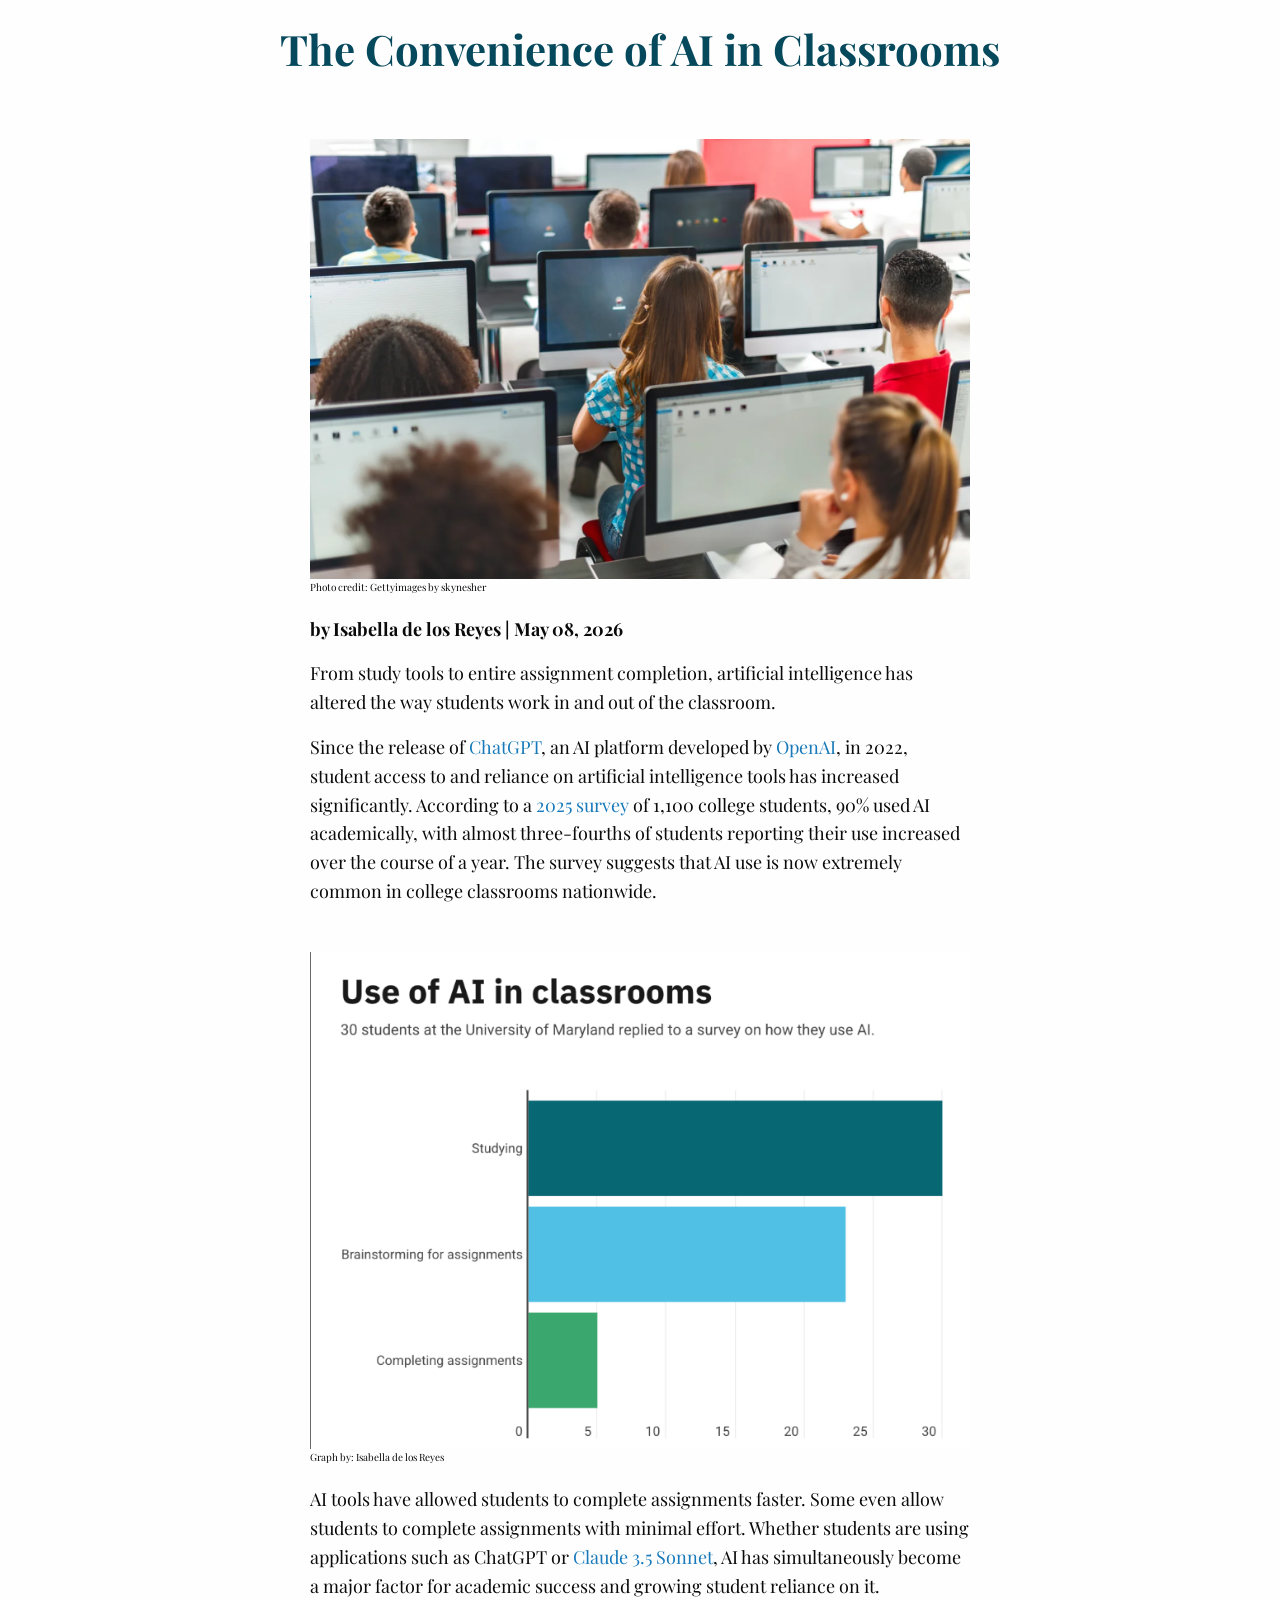
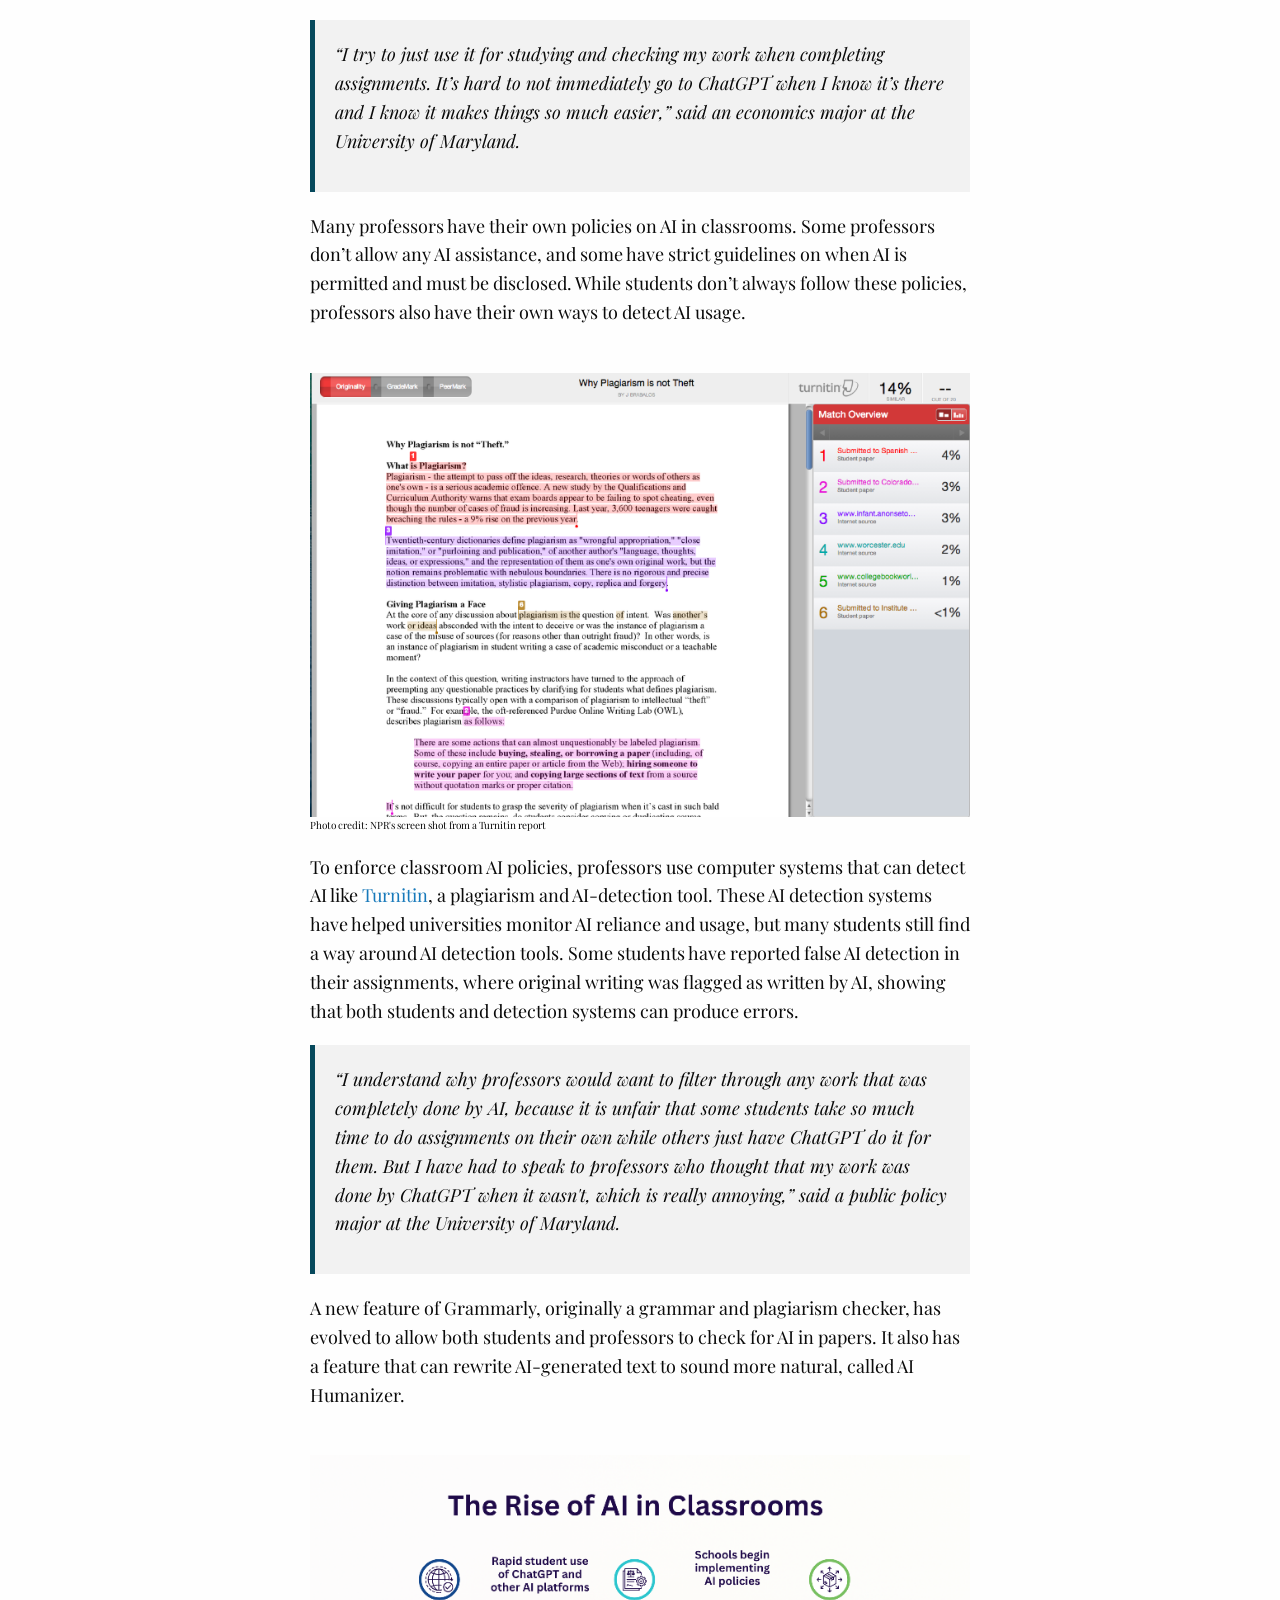
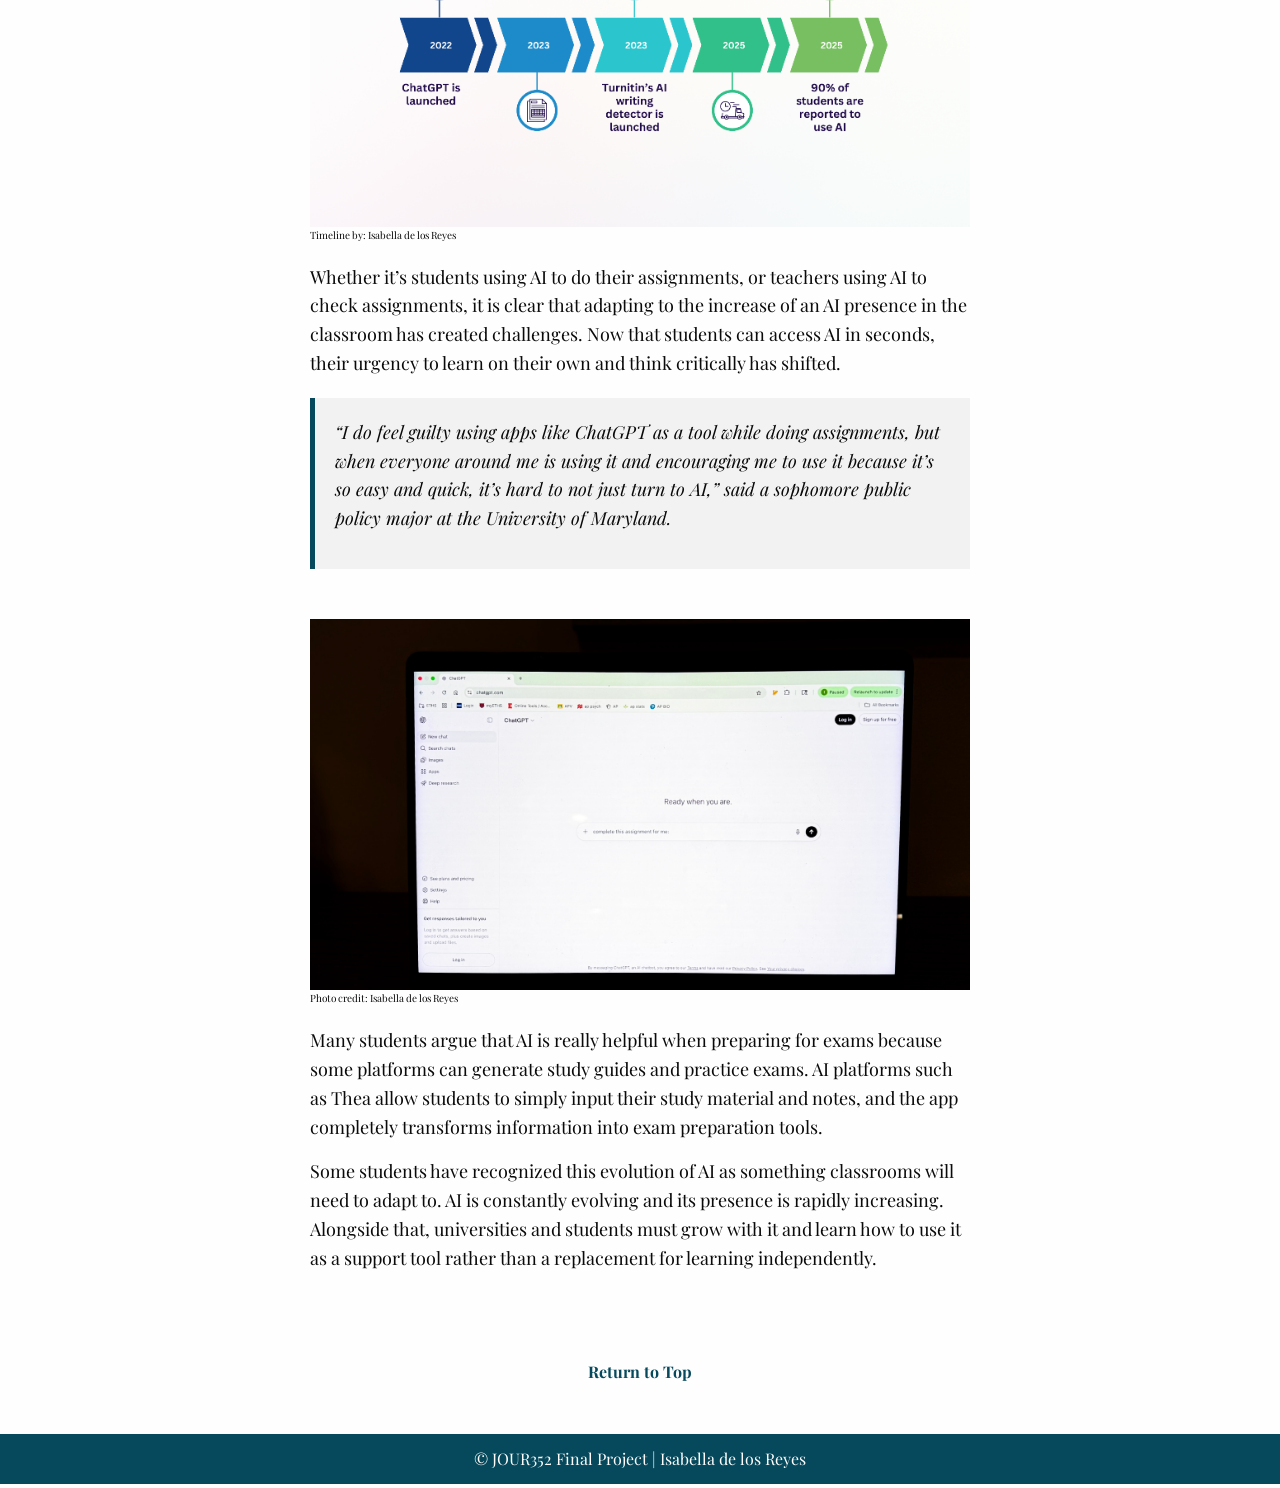
<file: final site/HTMLTemplate/finalsite.html>
<!doctype html>
<html class="no-js" lang="en" dir="ltr">
<head>
<meta charset="utf-8">
<meta http-equiv="x-ua-compatible" content="ie=edge">
<meta name="viewport" content="width=device-width, initial-scale=1.0">
<title>Final | Isabella de los Reyes</title>
<link rel="stylesheet" href="css/foundation.css">
<link rel="stylesheet" href="css/app.css">

<link rel="preconnect" href="https://fonts.googleapis.com">
<link rel="preconnect" href="https://fonts.gstatic.com" crossorigin>
<link href="https://fonts.googleapis.com/css2?family=Oswald:wght@200..700&family=Playfair+Display:ital,wght@0,400..900;1,400..900&family=Roboto:ital,wght@0,100..900;1,100..900&display=swap" rel="stylesheet">

<!-- FILL OUT META TAGS! -->
<meta name="description" content="">
<meta name="author" content="The Convenience of AI in Classrooms">


<!--OPEN GRAPH CARD-->
<meta property="og:title" content="The Convenience of AI in Classrooms">
<meta property="og:site_name" content="The Convenience of AI in Classrooms">
<meta property="og:url" content="The Convenience of AI in Classrooms">
<meta property="og:description" content="From study tools to entire assignment completion, artificial intelligence has altered the way students work in and out of the classroom.">
<meta property="og:type" content="website">
<meta property="og:image" content="The Convenience of AI in Classrooms">

</head>
<body>

<!-- RETURN TO TOP -->
<a name="top"></a>
<!-- END RETURN TO TOP -->

<!-- SITE BRANDING -->

<!-- END SITE BRANDING -->



<!-- BODY COPY -->
<h1><strong>The Convenience of AI in Classrooms</strong></h1>
<div class="article-container">
<img src="../images/ai.png" class="float-img" alt="Students using AI in classrooms">
<figcaption>Photo credit: Gettyimages by skynesher </figcaption>

<p><strong>by Isabella de los Reyes | May 08, 2026</strong></p>
<p>From study tools to entire assignment completion, artificial intelligence has altered the way students work in and out of the classroom.</p>

<p>Since the release of <a href="https://chatgpt.com/" target="_blank">ChatGPT</a>, an AI platform developed by <a href="https://openai.com/" target="_blank">OpenAI</a>, in 2022, student access to and reliance on artificial intelligence tools has increased significantly. According to a <a href="https://www.forbes.com/sites/avivalegatt/2025/09/18/90-of-college-students-use-ai-higher-ed-needs-ai-fluency-support-now/" target="_blank">2025 survey</a> of 1,100 college students, 90% used AI academically, with almost three-fourths of students reporting their use increased over the course of a year. The survey suggests that AI use is now extremely common in college classrooms nationwide.</p>

<img src="../images/us.png" class="float-img" alt="Usage of AI in Classrooms">
<figcaption>Graph by: Isabella de los Reyes</figcaption>


<p>AI tools have allowed students to complete assignments faster. Some even allow students to complete assignments with minimal effort. Whether students are using applications such as ChatGPT or <a href="https://claude.ai/login" target="_blank">Claude 3.5 Sonnet</a>, AI has simultaneously become a major factor for academic success and growing student reliance on it.</p> 

<div class="quote-box">
 <p><i>“I try to just use it for studying and checking my work when completing assignments. It’s hard to not immediately go to ChatGPT when I know it’s there and I know it makes things so much easier,” said an economics major at the University of Maryland.</i></p> 
</div>

<p>Many professors have their own policies on AI in classrooms. Some professors don’t allow any AI assistance, and some have strict guidelines on when AI is permitted and must be disclosed. While students don’t always follow these policies, professors also have their own ways to detect AI usage.</p> 

<img src="../images/tin.png" class="float-img" alt="AI-detection tool: Turnitin">
<figcaption>Photo credit: NPR's screen shot from a Turnitin report</figcaption>
<b></b><b></b>
<p>
To enforce classroom AI policies, professors use computer systems that can detect AI like <a href="https://www.turnitin.com/" target="_blank">Turnitin</a>, a plagiarism and AI-detection tool. These AI detection systems have helped universities monitor AI reliance and usage, but many students still find a way around AI detection tools. Some students have reported false AI detection in their assignments, where original writing was flagged as written by AI, showing that both students and detection systems can produce errors.</p>

<div class="quote-box">
<p><i>“I understand why professors would want to filter through any work that was completely done by AI, because it is unfair that some students take so much time to do assignments on their own while others just have ChatGPT do it for them. But I have had to speak to professors who thought that my work was done by ChatGPT when it wasn't, which is really annoying,” said a public policy major at the University of Maryland.</i></p> 
</div>


<p>A new feature of Grammarly, originally a grammar and plagiarism checker, has evolved to allow both students and professors to check for AI in papers. It also has a feature that can rewrite AI-generated text to sound more natural, called AI Humanizer.</p> 

<img src="../images/time.png" class="float-img" alt="Timeline">
<figcaption>Timeline by: Isabella de los Reyes</figcaption>

<p>Whether it’s students using AI to do their assignments, or teachers using AI to check assignments, it is clear that adapting to the increase of an AI presence in the classroom has created challenges. Now that students can access AI in seconds, their urgency to learn on their own and think critically has shifted.</p> 

<div class="quote-box">
<p><i>“I do feel guilty using apps like ChatGPT as a tool while doing assignments, but when everyone around me is using it and encouraging me to use it because it’s so easy and quick, it’s hard to not just turn to AI,” said a sophomore public policy major at the University of Maryland.</i></p>
</div>

<img src="../images/gpt.png" class="float-img" alt="Photo of ChatGPT on computer">
<figcaption>Photo credit: Isabella de los Reyes </figcaption>

<p>Many students argue that AI is really helpful when preparing for exams because some platforms can generate study guides and practice exams. AI platforms such as Thea allow students to simply input their study material and notes, and the app completely transforms information into exam preparation tools.</p> 

<p>Some students have recognized this evolution of AI as something classrooms will need to adapt to. AI is constantly evolving and its presence is rapidly increasing. Alongside that, universities and students must grow with it and learn how to use it as a support tool rather than a replacement for learning independently.</p>  
</div>




<p class="rtt"><a href="#top">Return to Top</a></p>
</div>
</div>
</div>
<!-- END BODY COPY -->

<!-- FOOTER BAR -->
<!-- NAV BAR -->
<div class="grid-container fluid footerStyle">
<div class="grid-x grid-padding-x">
<div class="large-12 cell">
<p>&copy; JOUR352 Final Project | Isabella de los Reyes</p>
</div>
</div>
</div>
<!-- END NAV BAR -->

<script src="js/vendor/jquery.js"></script>
<script src="js/vendor/what-input.js"></script>
<script src="js/vendor/foundation.js"></script>
<script src="js/app.js"></script>
</body>
</html>
</file>
<file: Broken/css/style.css>
.contentContainer {
	width:1200px;
	padding:0;
	margin-top:20px;
}

p {
font-family: serif;
font-size:1.1rem;
line-height:1.5rem;
}
a:link {color:#ff0000;
	text-decoration:none;
}

h1 {
font-family: 'Anton', sans-serif;
font-size:2.1rem;
}

h2 {
font-family: 'Anton', sans-serif;
font-size:1.5rem; 
}


.subhead {
background-color:#f4f4f4;
}

.photoRight {
float:right;
border:solid 1px #999;
padding:3px;
margin:20px 0 20px 20px;
font-size:.75rem;
}

.footerStyle {
text-align:center;
background-color:#000;
padding:20px;
color:#fff;
}

.citation {
	border:solid 1px #000;
	padding:10px;
	border-radius:10px;
}
</file>
<file: Colorboxes/css/app.css>
.header {
	background-color: #f4f4f4;
}

.redbox {
	background-color: #ff0000;
	color: #ffffff;
}

.lightgrey {
	background-color: #999999;
	color: #ffffff;
}

.darkergrey {
	background-color: #666666;
	color: #ffffff;
}

.darkestgrey {
	background-color: #333333;
	color: #ffffff;
}

.yellow {
	background-color: #cfa339;
	color: #ffffff;
}

.purple {
	background-color: #55148c;
	color: #ffffff;
}

.teal {
	background-color: #376d6a;
	color: #ffffff;
}

.black {
	background-color: #000000;
	color: #ffffff;
}

.green {
	background-color: #008000;
	color: #ffffff;

}

.pink {
	background-color: #ff66cc;
	color: #ffffff;
}

.brown {
	background-color: #7b3f00;
	color: #ffffff;
}

.orange {
	background-color: #FF5733;
	color: #ffffff;
}

.blue {
	background-color: #33A2FF;
	color: #ffffff;
}

.magenta {
	background-color: #5E1769;
	color: #ffffff;
}

.durple {
	background-color: #775F66;
	color: #ffffff;
}

.lightgreen {
	background-color: #93A496;
	color: #ffffff;
}
</file>
<file: FanSite Link/css/style.css>
body {
  font-family: Arial, sans-serif;
  margin: 0;
  background-color:#ffffff;
  text-align: center;
  padding: 10px;

}
h2 {
  padding: 5px;
}
iframe {
  padding: 20px 110px 20px 110px;
}
h3 {
  text-align: center;
}
ul {
  text-align: center;
}
header {
  background-color: #7b3fe4;
  color: white;
  padding: 20px;
  text-align: center;


}
</file>
<file: Midterm/css/style.css>
body {
  background-color:#ffffff;
  margin: 0;
}

h1 {
  color: #000000;
  text-align: center;

}

h3 {
  text-align: center;
}

img {
  width: 100vw;
  height: auto;
  margin: 0;

}

p {
  padding:10px;
  text-align: center;
}

a {
  color: #ffffff;
}



.header {
  background-color:#f4f4f4;

}

.title-bar {
  background-color: #f4f4f4;
  span-color: #ffffff;
}

.callout {
  border: 1px solid #000000;
  background-color: #000000;
  text-decoration: #ffffff;
  padding: 20px;
}
</file>
<file: Starter/css/style.css>
body {
  background-color:#ffffff;
}
h1 {color: #ff0000}

h2 {color: #213172}

p {color: #12CB0D}

.leadGraph {background-color: #000000; color: #ffffff ;font-weight: bold; font-size: 1.24rem; padding: 20px;}

.leadPhoto {margin: 20px 30px 20px 30px;}

a{color: #F70E0E; text-decoration: none}
a:hover {color: #666666; text-decoration: underline;}

.yellowLink a {color: #F9E307; text-decoration: underline}
</file>
<file: data/HTMLTemplate/css/app.css>
/* GLOBAL ARTICLE STYLES */

body {

}

h1 {position: center;

}

p {

}


.navStyle {
	background-color: #000;
	color: #fff;
	height: 50px;
	padding: 12px;
	text-align: center;
}
.navStyle a {
	color: #f4f4f4;
	text-decoration: none;
}
.navStyle a:hover {
	color: #009cff;
}
.navItem {
	margin: 0 25px 0 25px;
}
.bodyCopy {
	padding: 50px 0 0 0;
}
.footerStyle {
	background-color: #009cff;
	color: #fff;
	padding: 12px;
	height: 50px;
	text-align: center;
	margin-top: 50px;
}
.rtt {
	text-align: center;
	margin-top: 50px;
}
.rtt a {
	color: #009cff;
	text-decoration: none;
	font-weight: bold;
}
.rtt a:hover {
	color: #09639c;
}
</file>
<file: juxtaposeatimeline/HTMLTemplate/css/app.css>
/* GLOBAL ARTICLE STYLES */

body {

}

h1 {

}

p {.oswald;

}


.oswald-<uniquifier> {
  font-family: "Oswald", sans-serif;
  font-optical-sizing: auto;
  font-weight: <weight>;
  font-style: normal;
}

.navStyle {
	background-color: #000;
	color: #fff;
	height: 50px;
	padding: 12px;
	text-align: center;
}
.navStyle a {
	color: #f4f4f4;
	text-decoration: none;
}
.navStyle a:hover {
	color: #009cff;
}
.navItem {
	margin: 0 25px 0 25px;
}
.bodyCopy {
	padding: 50px 0 0 0;
}
.footerStyle {
	background-color: #009cff;
	color: #fff;
	padding: 12px;
	height: 50px;
	text-align: center;
	margin-top: 50px;
}
.rtt {
	text-align: center;
	margin-top: 50px;
}
.rtt a {
	color: #009cff;
	text-decoration: none;
	font-weight: bold;
}
.rtt a:hover {
	color: #09639c;
}
</file>
<file: final site/HTMLTemplate/css/app.css>
body {

}

h1 {
  font-family: "Playfair Display", sans-serif;
  font-optical-sizing: auto;
  font-weight: <weight>;
  font-style: bold;
  color: #06495C ;
  padding: 20px 0px 0px 0px;
}


p {
  font-family: "Playfair Display", sans-serif;
  font-optical-sizing: auto;
  font-weight: <weight>;
  font-style: bold;

}

h4 {
	font-family: "Playfair Display", sans-serif;
  font-optical-sizing: auto;
  font-weight: <weight>;
  font-style: bold;
}

.banner-img {
  width: 100%;     
  height: 200px;   
  object-fit: cover; 
}

.navStyle {
	background-color: #16195d;
	color: #fff;
	height: 50px;
	padding: 12px;
	text-align: center;
}
.navStyle a {
	color: #f4f4f4;
	text-decoration: none;
}
.navStyle a:hover {
	color: #009cff;
}
.navItem {
	margin: 0 25px 0 25px;
	font-family: "Playfair Display", sans-serif;
  font-optical-sizing: auto;
  font-weight: <weight>;
  font-style: bold;
}
}
.bodyCopy {
	padding: 50px 0 0 0;
}
.footerStyle {
	background-color: #06495C;
	color: #fff;
	padding: 12px;
	height: 50px;
	text-align: center;
	margin-top: 50px;
}
.rtt {
	text-align: center;
	margin-top: 50px;
	color: #16195d;
}
.rtt a {
	color: #06495C;
	text-decoration: none;
	font-weight: bold;
}
.rtt a:hover {
	color: #09639c;
}

.article-container {
  max-width: 700px;   
  margin: 0 auto;
  padding: 20px;      
  line-height: 1.6;   
  font-size: 18px;
}

.quote-box {
  background-color: #f2f2f2;  
  padding: 20px;
  margin: 20px 0;
  border-left: 5px solid #06495C; 
  font-style: italic;
}

figcaption {
  padding: 0px 0px 20px 0px;
  font-size: 10px;
  font-family:"Playfair Display", sans-serif; ;
}

.float-img {
  padding: 30px 0px 0px 0px;
}

h1 {
  text-align: center;
  font-size: 42px;
  margin-bottom: 10px;
}

p {
  margin-bottom: 16px;
}
</file>
